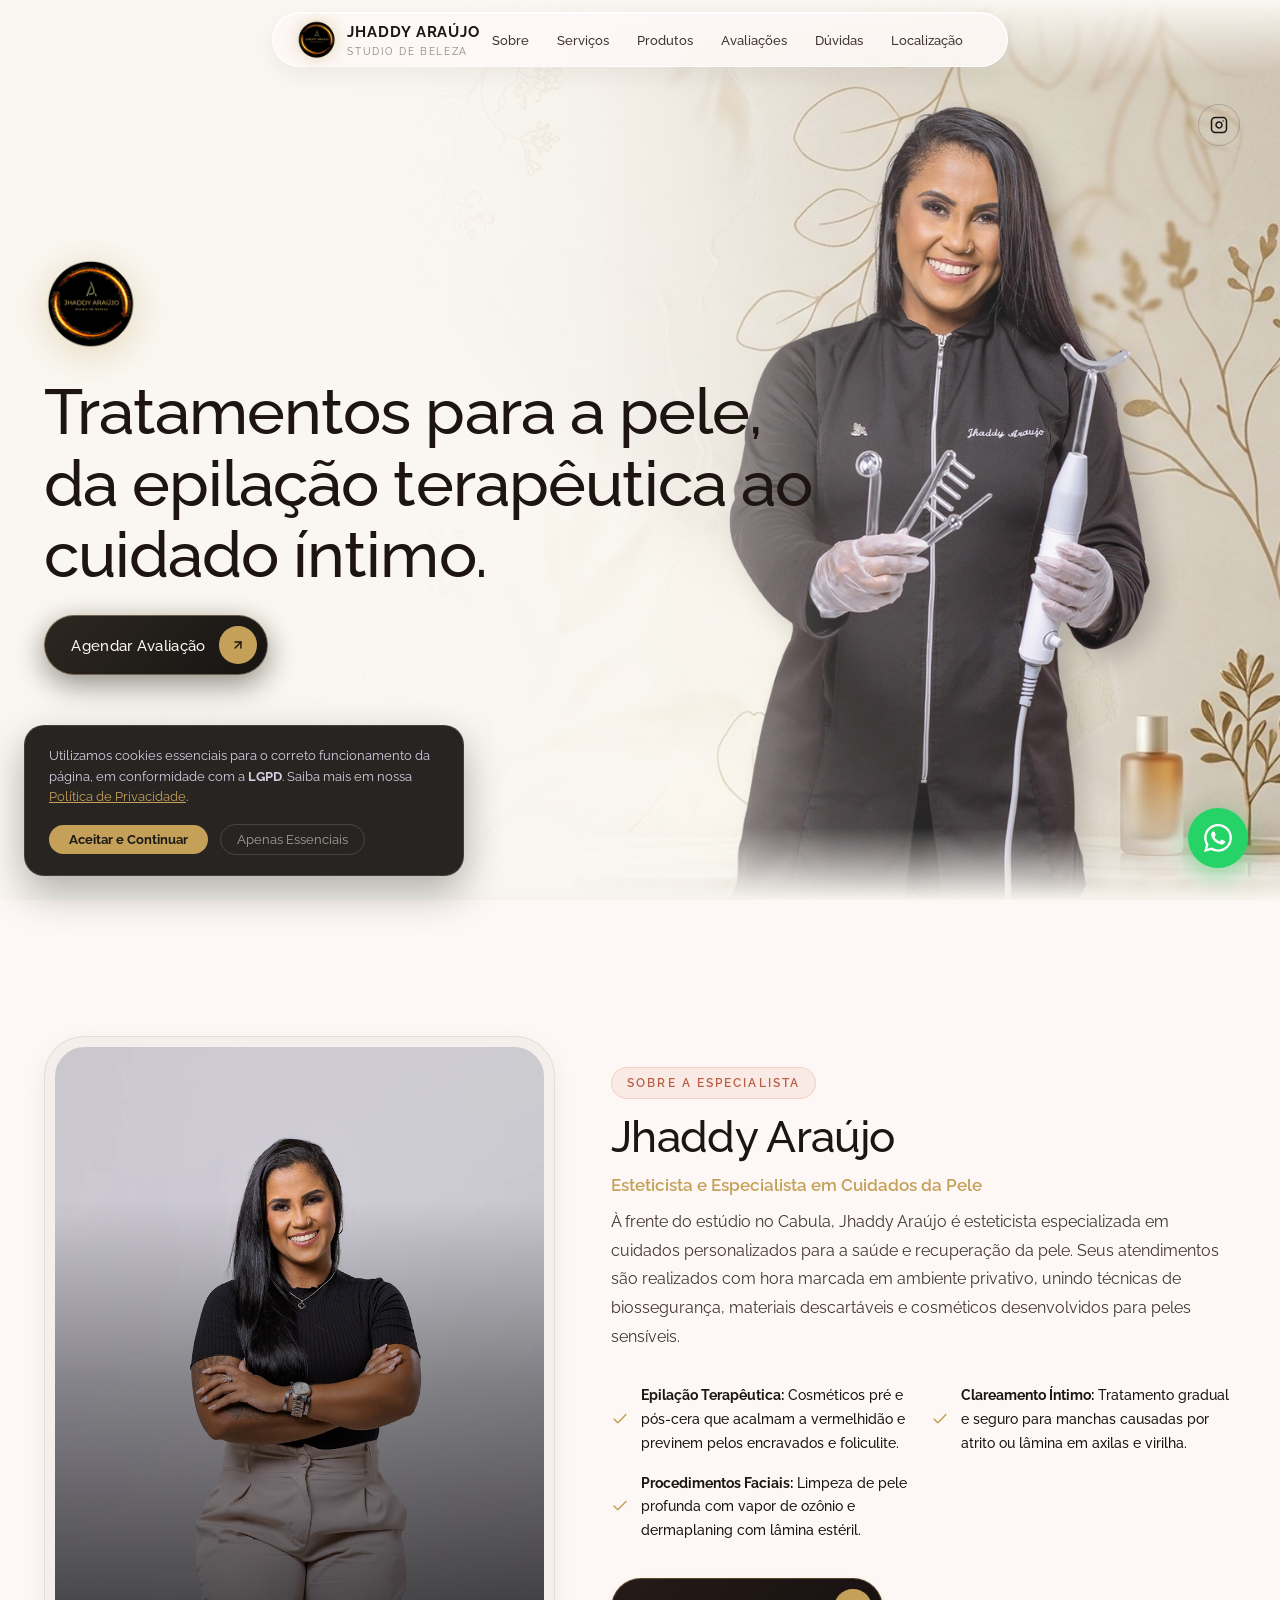
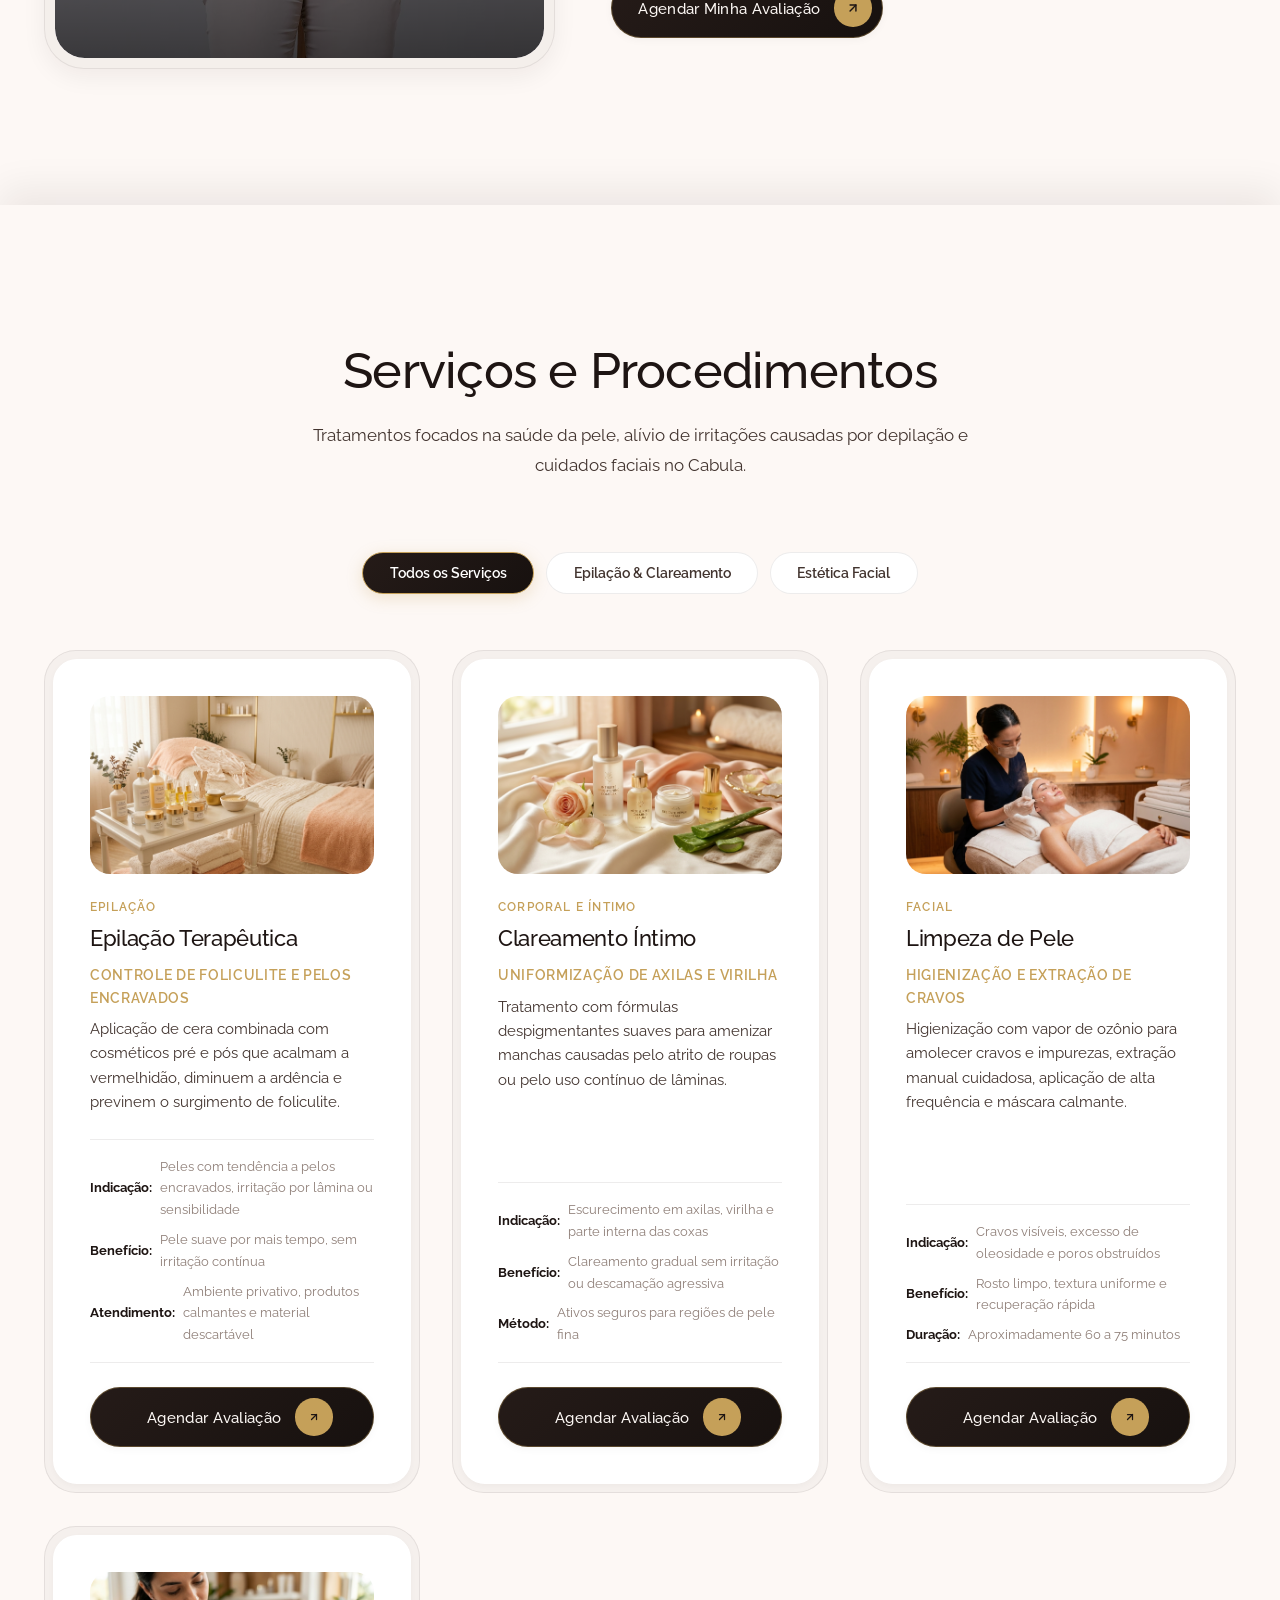
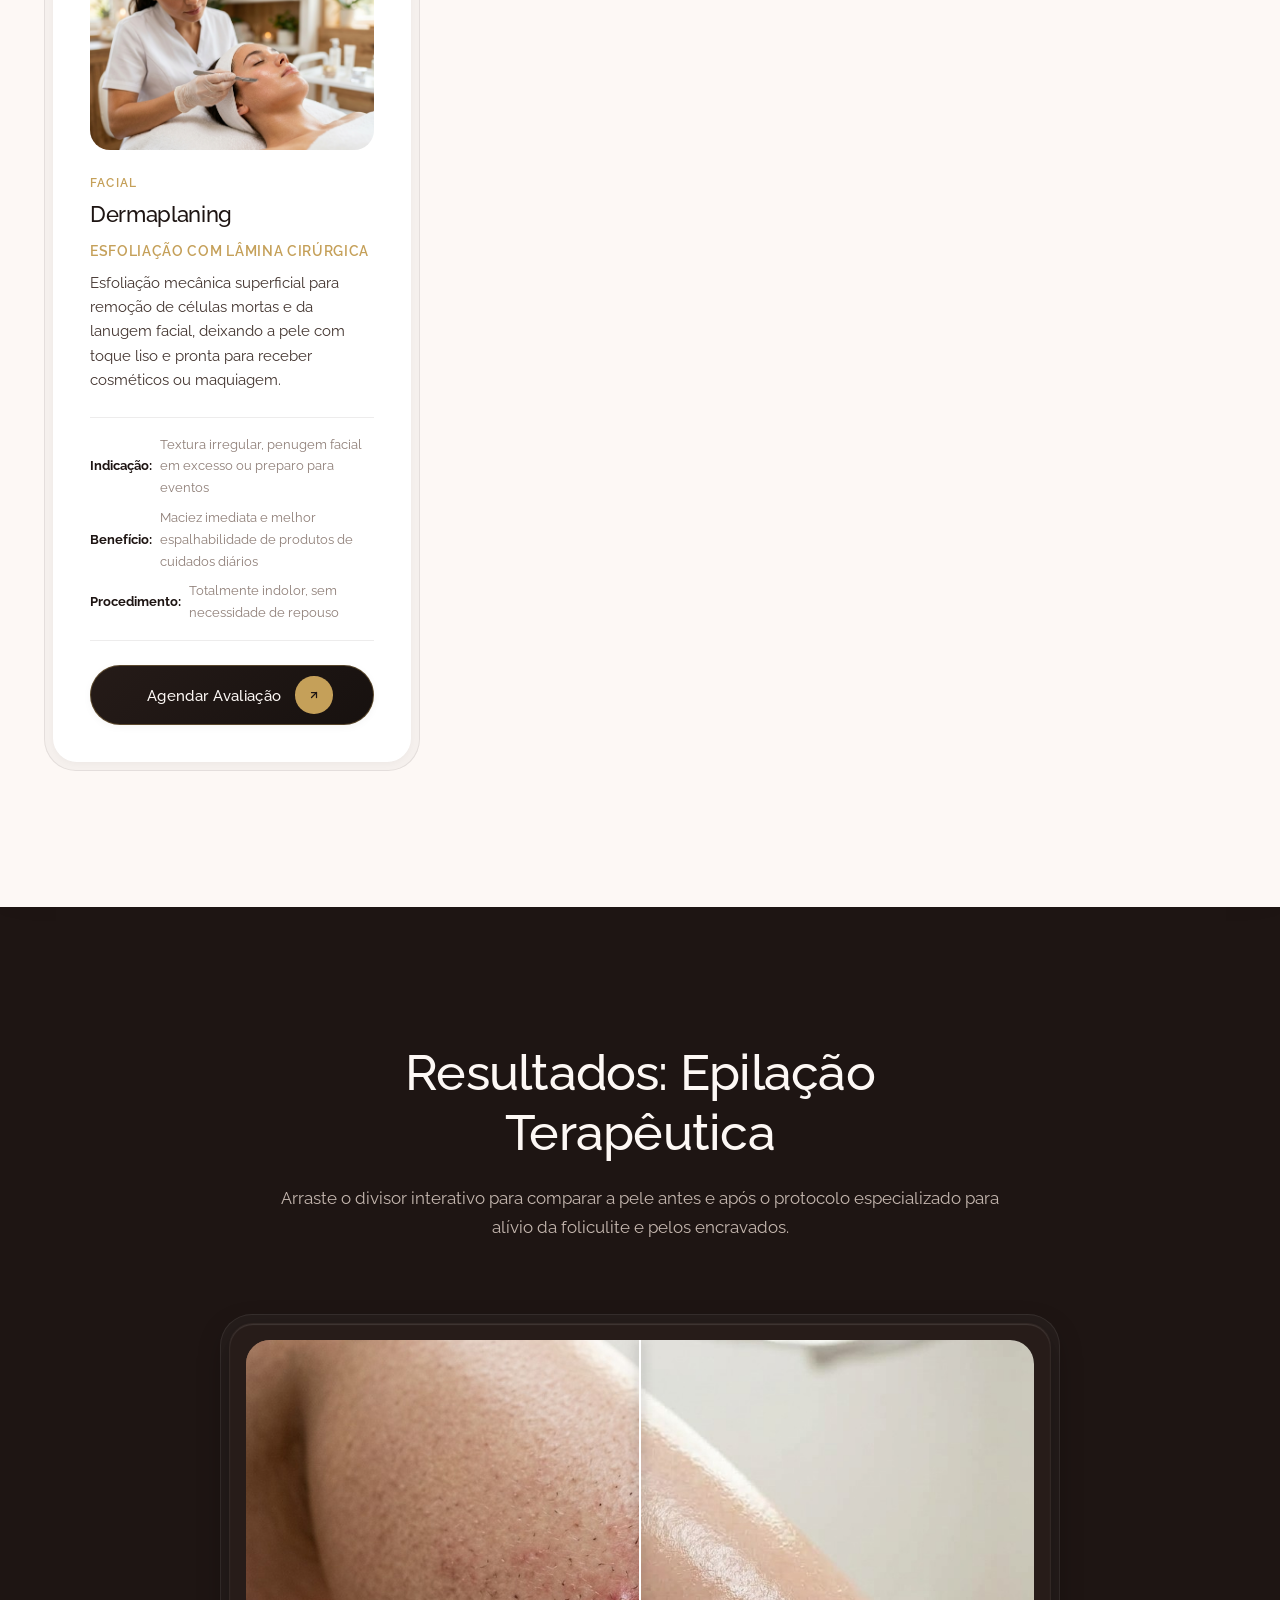
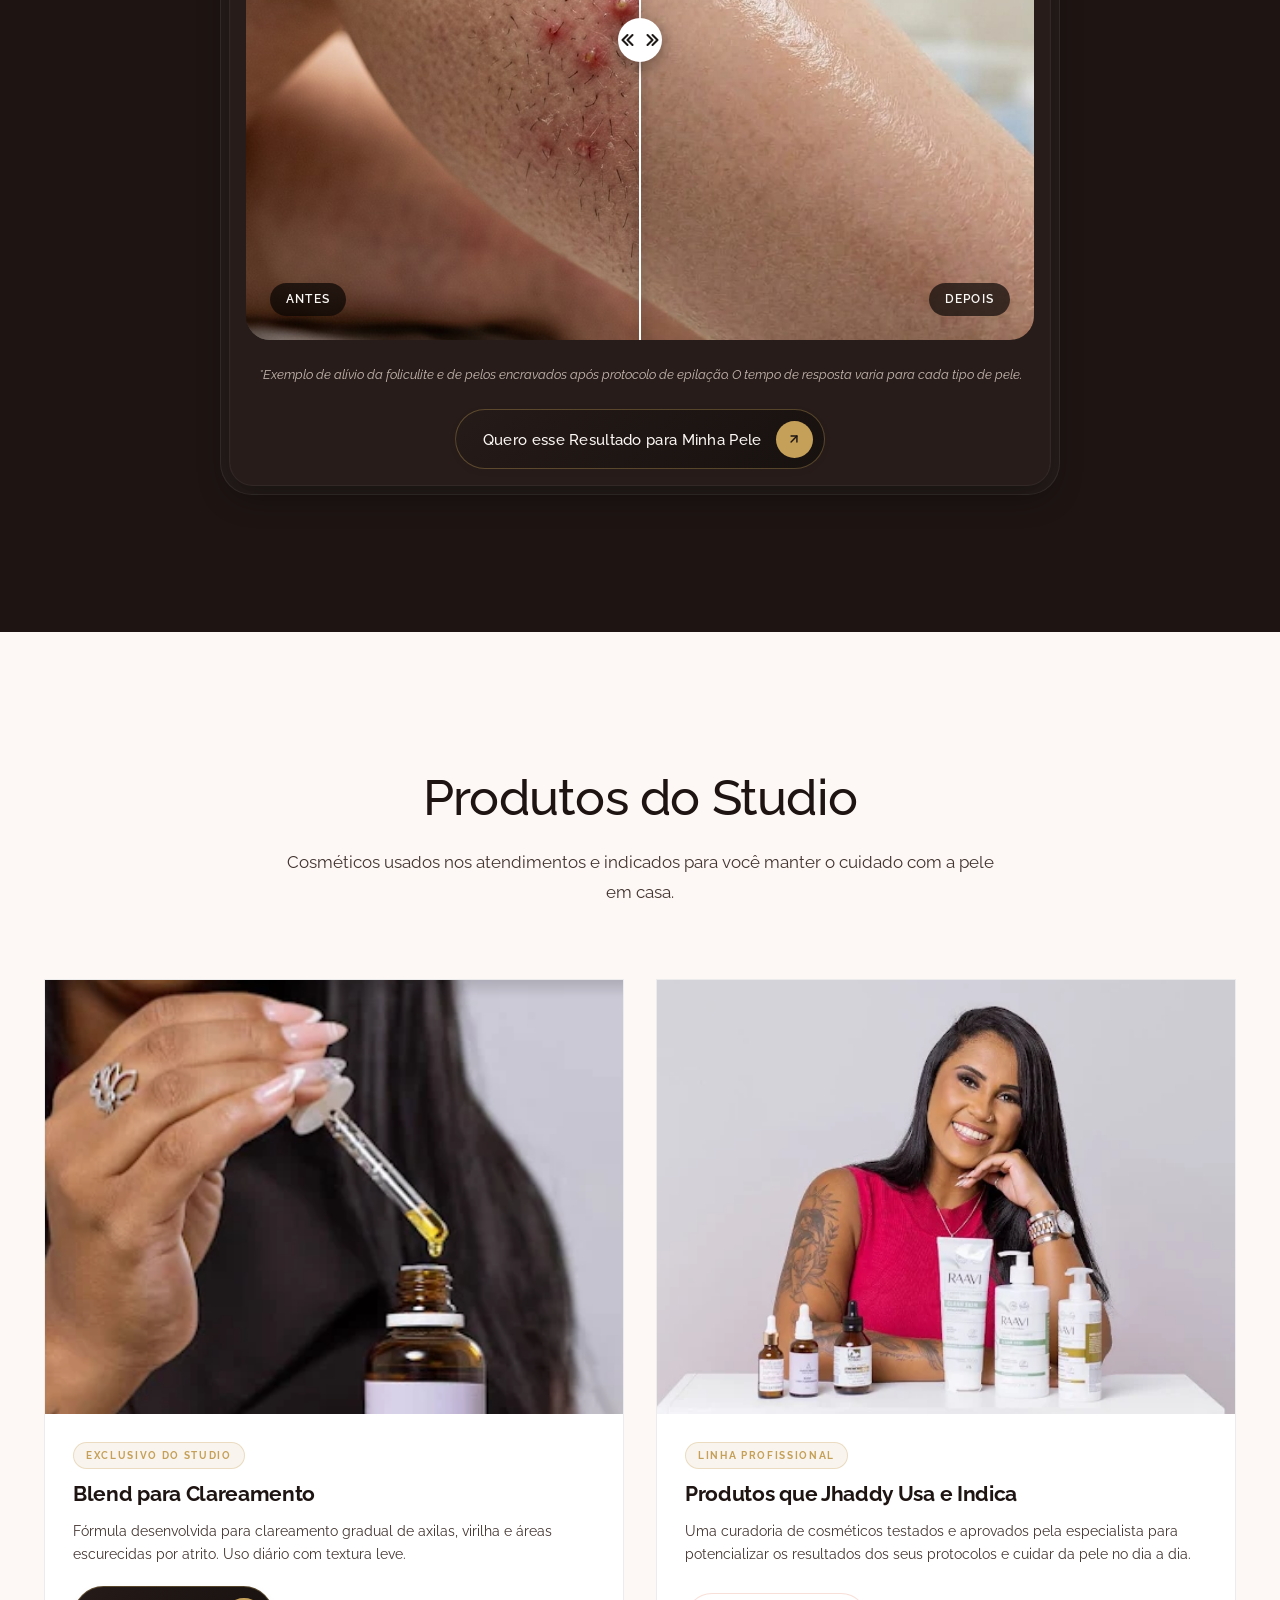
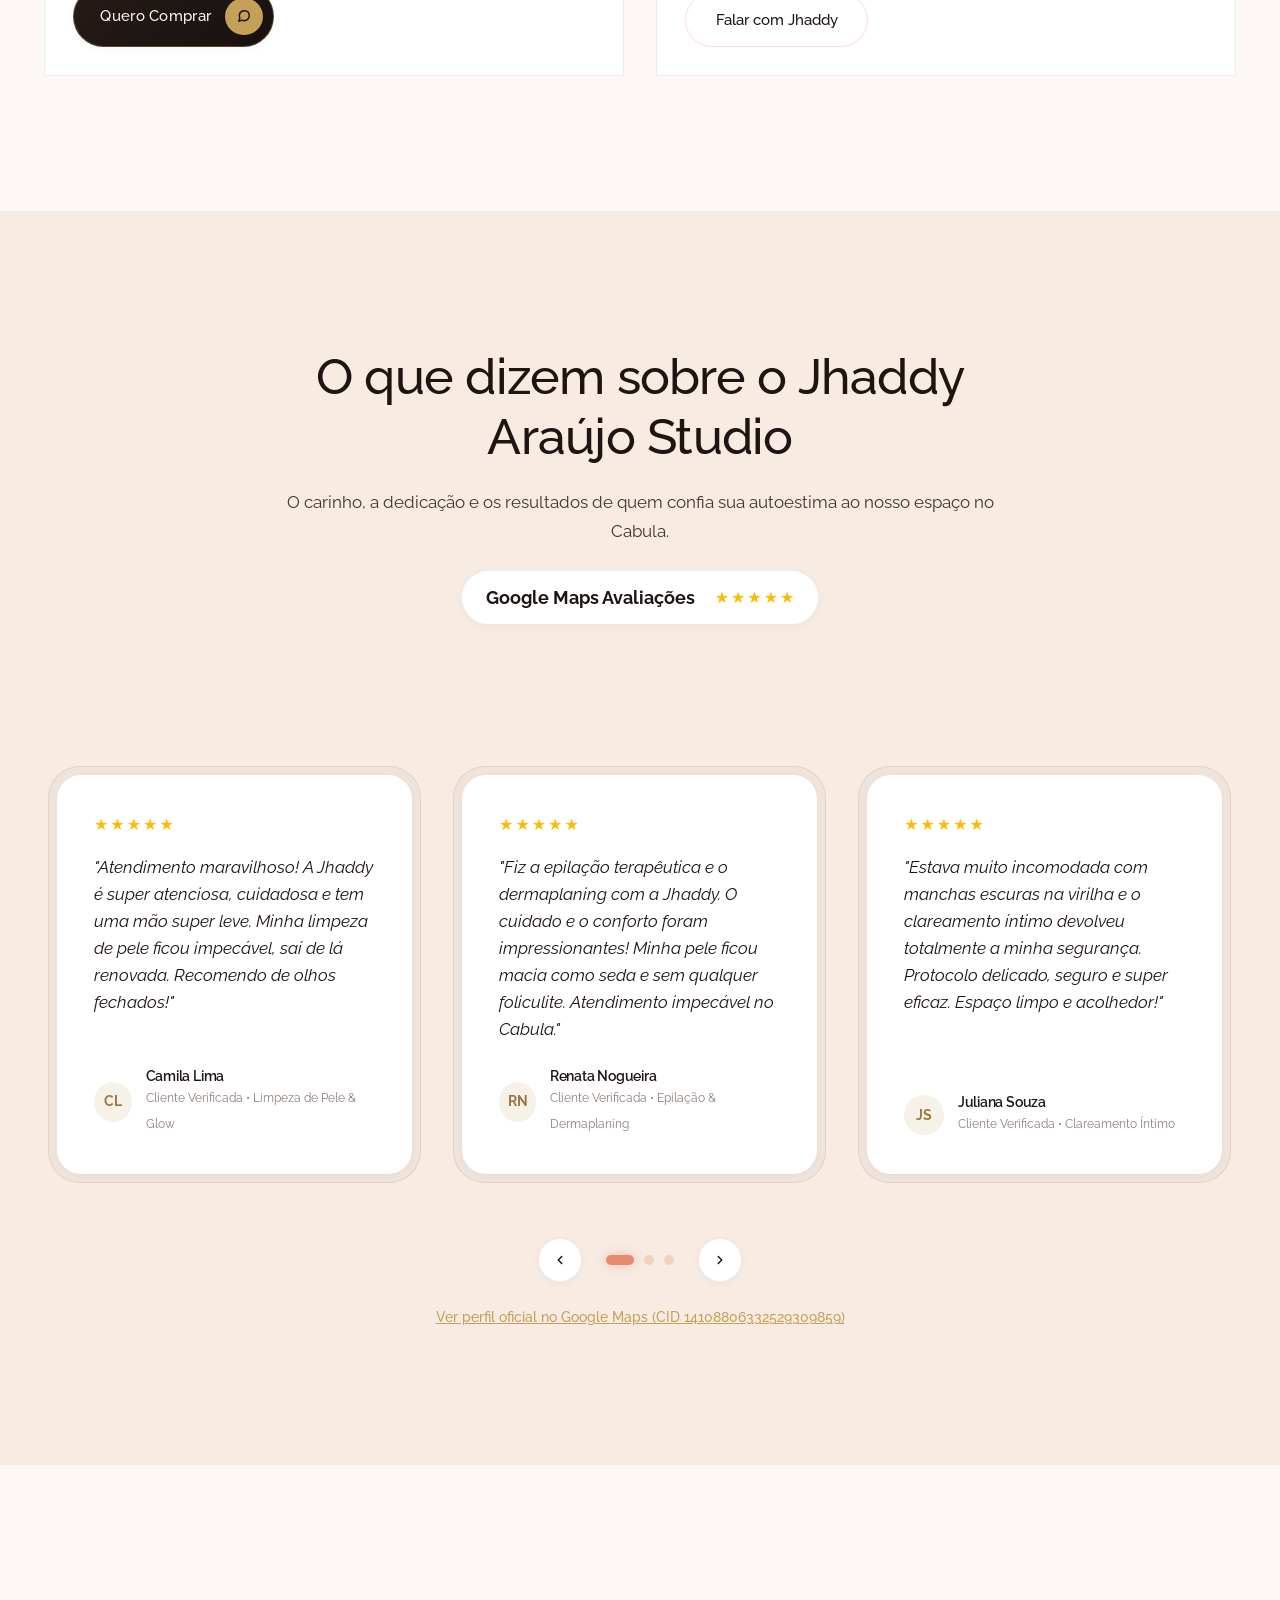
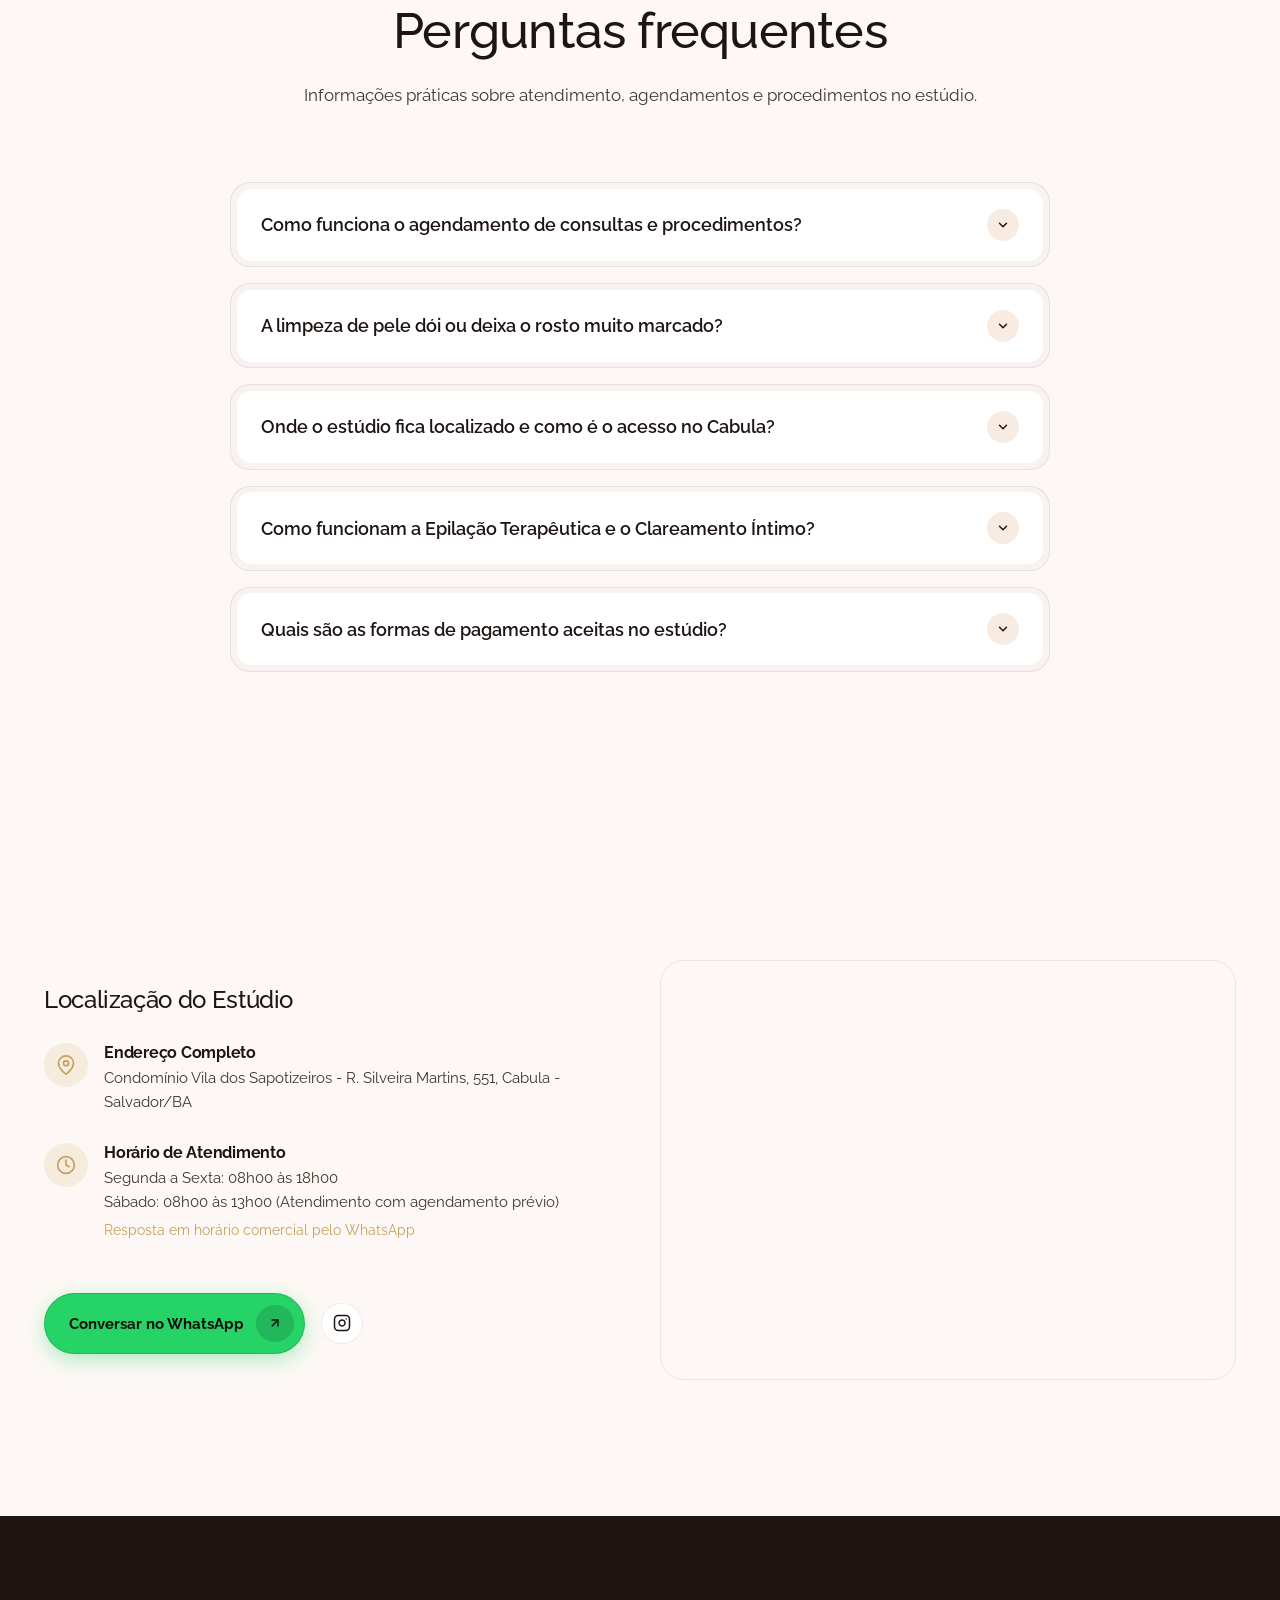
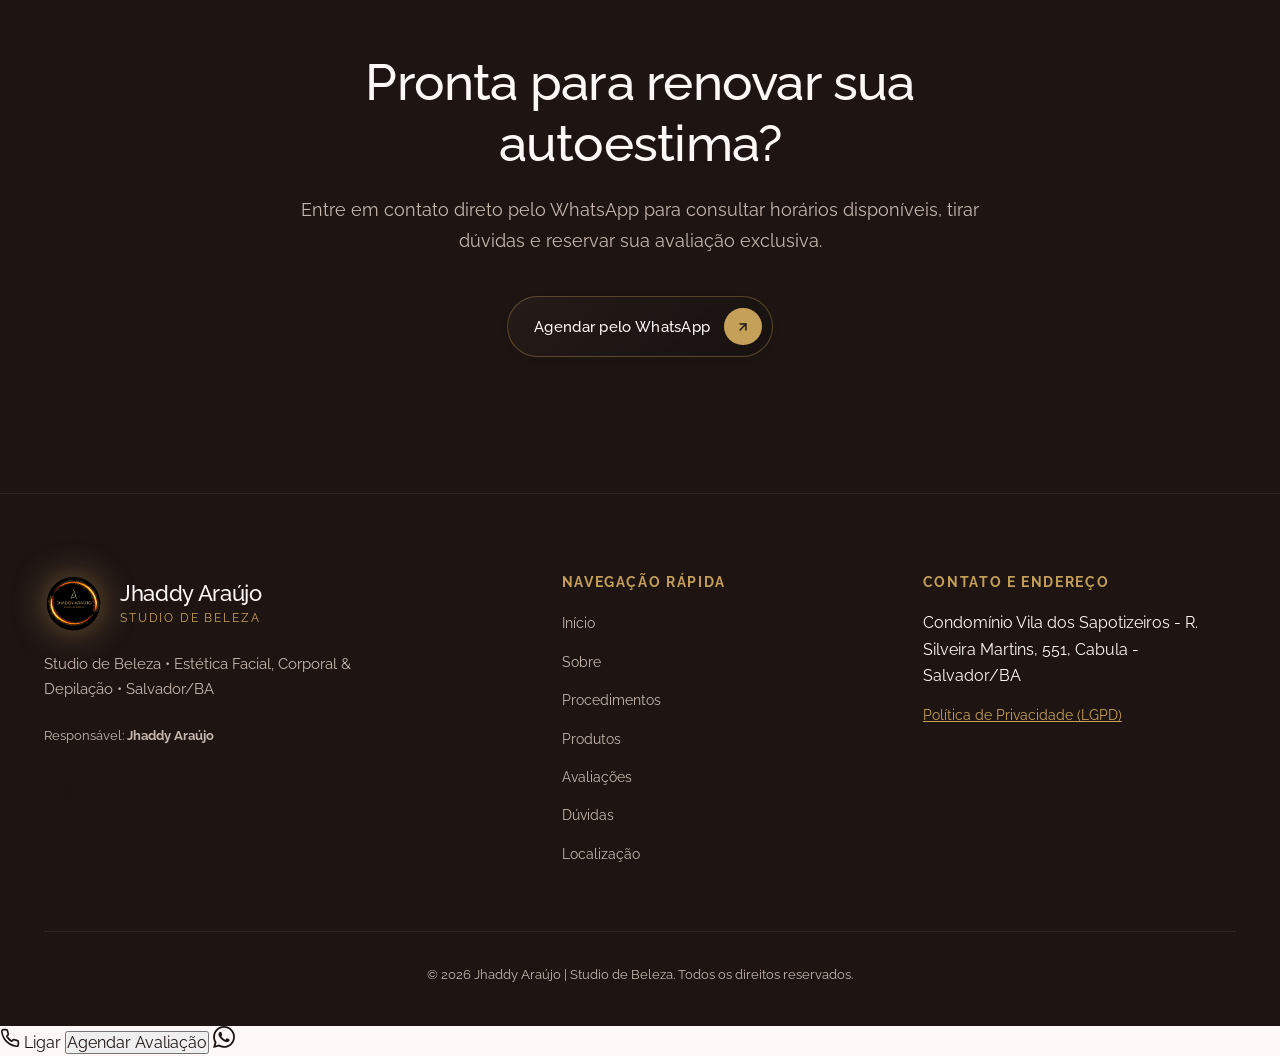
<file: index.html>
<!DOCTYPE html>
<html lang="pt-BR">

<head>
  <meta charset="UTF-8">
  <meta name="viewport" content="width=device-width, initial-scale=1.0, viewport-fit=cover">
  <title>Jhaddy Araújo Studio | Epilação Terapêutica, Clareamento Íntimo, Limpeza de Pele & Dermaplaning</title>

  <!-- Meta SEO Essencial -->
  <meta name="description"
    content="Jhaddy Araújo Studio no Condomínio Vila dos Sapotizeiros, Cabula em Salvador/BA. Especialista em Epilação Terapêutica, Clareamento Íntimo, Limpeza de Pele e Dermaplaning. Agende seu horário.">
  <meta name="keywords"
    content="Jhaddy Araújo Studio, epilação terapêutica salvador, clareamento íntimo cabula, limpeza de pele cabula, dermaplaning salvador, estética cabula">
  <link rel="canonical" href="https://jhaddyaraujostudio.com.br/">

  <!-- Open Graph / Redes Sociais -->
  <meta property="og:locale" content="pt_BR">
  <meta property="og:type" content="website">
  <meta property="og:title" content="Jhaddy Araújo Studio | Estética & Bem-Estar • Salvador/BA">
  <meta property="og:description"
    content="Realce sua beleza natural com protocolos exclusivos, atendimento acolhedor e técnicas modernas no Cabula, Salvador/BA.">
  <meta property="og:image" content="assets/images/og-image.jpg">
  <meta property="og:url" content="https://jhaddyaraujostudio.com.br/">
  <meta property="og:site_name" content="Jhaddy Araújo Studio">

  <!-- Twitter Cards -->
  <meta name="twitter:card" content="summary_large_image">
  <meta name="twitter:title" content="Jhaddy Araújo Studio | Estética & Bem-Estar">
  <meta name="twitter:description"
    content="Realce sua beleza natural no Cabula, Salvador/BA. Agendamento exclusivo pelo WhatsApp.">
  <meta name="twitter:image" content="assets/images/og-image.jpg">

  <!-- Favicon & Suporte iOS Safari Web App -->
  <link rel="icon" type="image/png" href="assets/images/favicon.png?v=2.0">
  <link rel="apple-touch-icon" sizes="180x180" href="assets/images/logo-icon.png?v=2.0">
  <meta name="apple-mobile-web-app-capable" content="yes">
  <meta name="apple-mobile-web-app-status-bar-style" content="default">
  <meta name="apple-mobile-web-app-title" content="Jhaddy Araújo">
  <meta name="theme-color" content="#140E0C">
  <meta name="format-detection" content="telephone=no">

  <!-- Google Fonts - Raleway -->
  <link rel="preconnect" href="https://fonts.googleapis.com">
  <link rel="preconnect" href="https://fonts.gstatic.com" crossorigin>
  <link href="https://fonts.googleapis.com/css2?family=Raleway:ital,wght@0,300;0,400;0,500;0,600;0,700;0,800;1,400;1,600&display=swap" rel="stylesheet">

  <!-- Estilos do Projeto com Cache Buster -->
  <link rel="stylesheet" href="styles.css?v=10.0">
  <style>
    /* HERO MOBILE CINEMATOGRÁFICA MULTI-DEVICE (iOS + Android + Tablets) */
    @media (max-width: 991px) {
      .nav-header {
        transition: transform 0.35s cubic-bezier(0.16, 1, 0.3, 1), opacity 0.3s ease !important;
      }
      .nav-header:not(.is-scrolled) {
        transform: translateY(-130%) !important;
        opacity: 0 !important;
        pointer-events: none !important;
      }
      .nav-header.is-scrolled {
        transform: translateY(0) !important;
        opacity: 1 !important;
        pointer-events: auto !important;
      }

      .hero-section {
        min-height: 100vh !important;
        min-height: 100svh !important;
        min-height: 100dvh !important;
        display: flex !important;
        flex-direction: column !important;
        justify-content: flex-end !important;
        padding-top: calc(45px + env(safe-area-inset-top, 0px)) !important;
        padding-bottom: calc(90px + env(safe-area-inset-bottom, 0px)) !important;
        position: relative !important;
        background-color: #000000 !important;
        background-image: url('assets/images/JHADDY-MOBILE.png?v=1.0') !important;
        background-position: center top !important;
        background-size: cover !important;
        background-repeat: no-repeat !important;
        background-attachment: scroll !important; /* Previne bug de zoom do iOS Safari */
        overflow: hidden !important;
        -webkit-overflow-scrolling: touch !important;
      }

      .hero-section::before,
      .hero-section::after {
        content: none !important;
        display: none !important;
        background: none !important;
      }

      .hero-mobile-gradient {
        display: none !important;
      }

      .hero-top-social,
      .hero-desktop-specialist-side {
        display: none !important;
      }

      /* Oculta moldura separada pois a imagem já ocupa o fundo inteiro */
      .hero-mobile-media {
        display: none !important;
      }

      .hero-section>.container {
        width: 100% !important;
        padding: 0 max(20px, env(safe-area-inset-left, 20px)) !important;
        padding-right: max(20px, env(safe-area-inset-right, 20px)) !important;
        margin-top: auto !important;
        z-index: 5 !important;
      }

      .hero-grid {
        display: flex !important;
        flex-direction: column !important;
        justify-content: flex-end !important;
        width: 100% !important;
        max-width: 100% !important;
        margin: 0 !important;
      }

      /* Bloco de Conteúdo: Ancorado do meio para baixo */
      .hero-copy {
        position: relative !important;
        z-index: 5 !important;
        text-align: left !important;
        width: 100% !important;
        max-width: 540px !important; /* Mantém leitura proporcional em iPads/Tablets */
        padding: 0 !important;
      }

      .hero-brand-header {
        display: none !important;
      }

      .hero-eyebrow {
        display: inline-block !important;
        font-size: 12px !important;
        font-weight: 700 !important;
        letter-spacing: 0.16em !important;
        text-transform: uppercase !important;
        color: #E2C493 !important;
        margin-bottom: 8px !important;
        text-shadow: 0 1px 8px rgba(0, 0, 0, 0.6) !important;
      }

      .hero-copy h1 {
        font-family: var(--font-serif) !important;
        font-size: clamp(24px, 6vw, 32px) !important;
        line-height: 1.16 !important;
        color: #FAF7F2 !important;
        margin-bottom: 16px !important;
        text-shadow: 0 2px 14px rgba(0, 0, 0, 0.65) !important;
      }

      .hero-copy h1 em {
        color: #E2C493 !important;
        font-style: italic !important;
        font-weight: 400 !important;
      }

      /* Oculta descrição no mobile e tablet para manter foco limpo e direto */
      .hero-description {
        display: none !important;
      }

      .hero-cta-group {
        width: 100% !important;
        display: flex !important;
        justify-content: flex-start !important;
      }

      .hero-cta-group .btn-primary {
        width: 100% !important;
        max-width: 100% !important;
        justify-content: space-between !important;
        padding: 13px 18px 13px 24px !important;
        font-size: 15px !important;
        background: linear-gradient(135deg, #C5A059 0%, #9C7844 100%) !important;
        color: #1A120F !important;
        font-weight: 700 !important;
        border: 1px solid rgba(255, 255, 255, 0.35) !important;
        box-shadow: 0 10px 28px rgba(0, 0, 0, 0.5), 0 0 20px rgba(197, 160, 89, 0.35) !important;
        -webkit-tap-highlight-color: transparent !important;
      }

      .hero-cta-group .btn-trailing-icon {
        background: #1A120F !important;
        color: #FAF7F2 !important;
      }
    }

    /* MODO PAISAGEM / TELAS HORIZONTAIS OU CURTAS (Celular deitado, altura <= 580px) */
    @media (max-width: 991px) and (orientation: landscape), (max-height: 580px) and (orientation: landscape) {
      .hero-section {
        min-height: 100vh !important;
        min-height: 100svh !important;
        min-height: 100dvh !important;
        display: flex !important;
        flex-direction: column !important;
        justify-content: center !important;
        padding-top: calc(52px + env(safe-area-inset-top, 0px)) !important;
        padding-bottom: calc(20px + env(safe-area-inset-bottom, 0px)) !important;
        background-color: #140E0C !important;
        background-image: 
          linear-gradient(to right, rgba(20, 14, 12, 0.97) 0%, rgba(20, 14, 12, 0.85) 42%, rgba(20, 14, 12, 0.2) 68%, transparent 100%),
          url('assets/images/jhaddy-clean-hero.jpg?v=2.0') !important;
        background-position: right center !important;
        background-size: cover !important;
        background-repeat: no-repeat !important;
      }

      .hero-section>.container {
        margin: auto 0 !important;
        padding: 0 max(24px, env(safe-area-inset-left, 24px)) !important;
      }

      .hero-grid {
        justify-content: center !important;
      }

      .hero-copy {
        max-width: 52% !important;
      }

      .hero-eyebrow {
        font-size: 10.5px !important;
        margin-bottom: 4px !important;
      }

      .hero-copy h1 {
        font-size: clamp(18px, 3.8vw, 24px) !important;
        line-height: 1.15 !important;
        margin-bottom: 12px !important;
      }

      .hero-cta-group .btn-primary {
        max-width: 320px !important;
        padding: 10px 16px 10px 20px !important;
        font-size: 13.5px !important;
      }
    }

    /* Celulares menores em modo retrato (iPhone SE, telas com altura <= 720px) */
    @media (max-width: 480px) and (orientation: portrait) and (max-height: 720px) {
      .hero-section {
        padding-bottom: calc(75px + env(safe-area-inset-bottom, 0px)) !important;
      }

      .hero-copy h1 {
        font-size: clamp(21px, 5.6vw, 25px) !important;
        margin-bottom: 12px !important;
      }

      .hero-eyebrow {
        font-size: 10.5px !important;
        margin-bottom: 4px !important;
      }

      .hero-cta-group .btn-primary {
        padding: 11px 16px 11px 20px !important;
        font-size: 13.5px !important;
      }
    }
  </style>

  <!-- Schema Markup JSON-LD (BeautySalon & LocalBusiness) -->
  <script type="application/ld+json">
  {
    "@context": "https://schema.org",
    "@type": ["BeautySalon", "LocalBusiness"],
    "name": "Jhaddy Araújo Studio",
    "image": "https://jhaddyaraujostudio.com.br/assets/images/specialist.jpg",
    "description": "Jhaddy Araújo Studio - Estética Facial, Corporal e Realce do Olhar no Cabula, Salvador/BA. Condomínio Vila dos Sapotizeiros, R. Silveira Martins, 551.",
    "priceRange": "$$",
    "hasMap": "https://maps.google.com/?cid=14108806332529309859",
    "address": {
      "@type": "PostalAddress",
      "streetAddress": "R. Silveira Martins, 551 - Condomínio Vila dos Sapotizeiros",
      "addressLocality": "Salvador",
      "addressRegion": "BA",
      "postalCode": "41150-000",
      "addressCountry": "BR"
    },
    "geo": {
      "@type": "GeoCoordinates",
      "latitude": -12.959744,
      "longitude": -38.456525
    },
    "openingHoursSpecification": [
      {
        "@type": "OpeningHoursSpecification",
        "dayOfWeek": ["Monday", "Tuesday", "Wednesday", "Thursday", "Friday"],
        "opens": "08:00",
        "closes": "18:00"
      },
      {
        "@type": "OpeningHoursSpecification",
        "dayOfWeek": ["Saturday"],
        "opens": "08:00",
        "closes": "13:00"
      }
    ]
  }
  </script>
</head>

<body>

  <!-- ========================================================================
       FLUID ISLAND NAVIGATION
       ======================================================================== -->
  <header class="nav-header">
    <div class="nav-island-container">
      <a href="#hero" class="nav-brand" aria-label="Jhaddy Araújo Studio - Início">
        <img src="assets/images/logo-icon.png?v=2.0" alt="Logo Jhaddy Araújo" width="38" height="38" class="brand-logo-img">
        <div class="brand-text">
          <span class="brand-name">JHADDY ARAÚJO</span>
          <span class="brand-tag">Studio de Beleza</span>
        </div>
      </a>

      <nav aria-label="Navegação Principal">
        <ul class="nav-menu-links">
          <li><a href="#especialista" class="nav-link">Sobre</a></li>
          <li><a href="#tratamentos" class="nav-link">Serviços</a></li>
          <li><a href="#produtos" class="nav-link">Produtos</a></li>
          <li><a href="#depoimentos" class="nav-link">Avaliações</a></li>
          <li><a href="#faq" class="nav-link">Dúvidas</a></li>
          <li><a href="#contato" class="nav-link">Localização</a></li>
        </ul>
      </nav>

      <div class="nav-actions">
        <button class="nav-hamburger" id="navHamburger" aria-label="Abrir Menu Mobile">
          <span></span>
          <span></span>
        </button>
      </div>
    </div>
  </header>

  <!-- Mobile Screen-Filling Overlay -->
  <div class="mobile-nav-overlay" id="mobileNavOverlay">
    <div style="text-align: center; margin-bottom: 2rem;">
      <img src="assets/images/logo-icon.png?v=2.0" alt="Jhaddy Araújo Studio de Beleza" width="76" height="76"
        style="border-radius: 50%; filter: drop-shadow(0 0 20px rgba(197, 160, 89, 0.65));">
      <div
        style="font-family: var(--font-serif); font-size: 1.25rem; font-weight: 700; color: #FAF7F2; margin-top: 0.5rem; letter-spacing: 0.05em;">
        JHADDY ARAÚJO</div>
      <div style="font-size: 0.72rem; letter-spacing: 0.16em; text-transform: uppercase; color: var(--color-gold);">
        Studio de Beleza</div>
    </div>
    <ul class="mobile-nav-list">
      <li><a href="#especialista" class="mobile-nav-link">Sobre o Estúdio</a></li>
      <li><a href="#tratamentos" class="mobile-nav-link">Procedimentos</a></li>
      <li><a href="#produtos" class="mobile-nav-link">Produtos</a></li>
      <li><a href="#depoimentos" class="mobile-nav-link">Avaliações de Clientes</a></li>
      <li><a href="#faq" class="mobile-nav-link">Dúvidas Frequentes</a></li>
      <li><a href="#contato" class="mobile-nav-link">Localização &amp; Contato</a></li>
    </ul>

    <div class="social-links-row" style="margin-top: 2rem;">
      <a href="https://www.instagram.com/jhaddy_araujostudioo/" class="social-icon-btn" data-social="instagram"
        aria-label="Instagram do estúdio" target="_blank" rel="noopener noreferrer">
        <svg width="18" height="18" viewBox="0 0 24 24" fill="none" stroke="currentColor" stroke-width="2"
          stroke-linecap="round" stroke-linejoin="round">
          <rect x="2" y="2" width="20" height="20" rx="5" ry="5"></rect>
          <path d="M16 11.37A4 4 0 1 1 12.63 8 4 4 0 0 1 16 11.37z"></path>
          <line x1="17.5" y1="6.5" x2="17.51" y2="6.5"></line>
        </svg>
      </a>
      <a href="https://wa.me/5571987870244" class="social-icon-btn" data-action="open-whatsapp"
        aria-label="WhatsApp do estúdio" target="_blank" rel="noopener noreferrer">
        <svg width="18" height="18" viewBox="0 0 24 24" fill="none" stroke="currentColor" stroke-width="2"
          stroke-linecap="round" stroke-linejoin="round">
          <path
            d="M21 11.5a8.38 8.38 0 0 1-.9 3.8 8.5 8.5 0 0 1-7.6 4.7 8.38 8.38 0 0 1-3.8-.9L3 21l1.9-5.7a8.38 8.38 0 0 1-.9-3.8 8.5 8.5 0 0 1 4.7-7.6 8.38 8.38 0 0 1 3.8-.9h.5a8.48 8.48 0 0 1 8 8v.5z">
          </path>
        </svg>
      </a>
    </div>
  </div>

  <main>
    <!-- ======================================================================
         HERO SECTION (EDITORIAL SPLIT & HIGH CONVERSION)
         ====================================================================== -->
    <section class="hero-section" id="hero">
      <!-- Gradiente escuro mobile: sobe da base da foto hero -->
      <div class="hero-mobile-gradient" style="display:none;"></div>
      <div class="hero-top-social reveal-on-scroll">
        <a href="https://www.instagram.com/jhaddy_araujostudioo/" class="social-icon-btn" data-social="instagram"
          aria-label="Instagram Jhaddy Araújo Studio" target="_blank" rel="noopener noreferrer">
          <svg width="18" height="18" viewBox="0 0 24 24" fill="none" stroke="currentColor" stroke-width="2"
            stroke-linecap="round" stroke-linejoin="round">
            <rect x="2" y="2" width="20" height="20" rx="5" ry="5"></rect>
            <path d="M16 11.37A4 4 0 1 1 12.63 8 4 4 0 0 1 16 11.37z"></path>
            <line x1="17.5" y1="6.5" x2="17.51" y2="6.5"></line>
          </svg>
        </a>
      </div>

      <div class="container">
        <div class="hero-grid">

          <!-- Imagem Visível da Especialista no Topo (Mobile: Sangrada ponta a ponta) -->
          <div class="hero-mobile-media reveal-on-scroll">
            <div class="hero-mobile-image-frame">
              <img src="assets/images/JHADDY-MOBILE.png" alt="Jhaddy Araújo - Estética e Epilação em Salvador"
                width="1080" height="1920" class="hero-mobile-photo" loading="eager" fetchpriority="high">
              <div class="hero-mobile-overlay-fade"></div>
              <div class="hero-mobile-badge">
                <span class="hero-badge-name">Jhaddy Araújo</span>
                <span class="hero-badge-crbm">Especialista em Epilação &amp; Estética</span>
              </div>
            </div>
          </div>

          <div class="hero-copy reveal-on-scroll">
            <!-- Logo Oficial da Marca (Desktop) -->
            <div class="hero-brand-header">
              <img src="assets/images/logo-icon.png?v=2.0" alt="Jhaddy Araújo - Studio de Beleza"
                class="hero-brand-logo-full" style="max-height: 95px; width: auto; border-radius: 50%; filter: drop-shadow(0 6px 20px rgba(197, 160, 89, 0.4));">
            </div>

            <h1>Tratamentos para a pele, da epilação terapêutica ao cuidado íntimo.</h1>

            <div class="hero-cta-group">
              <button class="btn-primary" data-action="open-modal-booking">
                <span>Agendar Avaliação</span>
                <span class="btn-trailing-icon">
                  <svg width="14" height="14" viewBox="0 0 24 24" fill="none" stroke="currentColor" stroke-width="2.5"
                    stroke-linecap="round" stroke-linejoin="round">
                    <line x1="7" y1="17" x2="17" y2="7"></line>
                    <polyline points="7 7 17 7 17 17"></polyline>
                  </svg>
                </span>
              </button>
            </div>
          </div>

        </div>
      </div>
    </section>

    <!-- ======================================================================
         ESPECIALISTA / AUTORIDADE TÉCNICA (SEGUNDA SEÇÃO)
         ====================================================================== -->
    <section class="section-spacing" id="especialista">
      <div class="container">
        <div class="specialist-grid">

          <div class="specialist-media reveal-on-scroll">
            <div class="specialist-image-outer">
              <div class="specialist-image-inner">
                <img src="assets/images/jhaddy-araujo.png"
                  alt="Jhaddy Araújo - Esteticista Especialista em Estética Facial, Corporal e Olhar" width="900"
                  height="1100" loading="lazy"
                  style="width: 100%; height: 100%; object-fit: cover; object-position: center 30%;">
              </div>
            </div>
          </div>

          <div class="specialist-content reveal-on-scroll">

            <span class="eyebrow-badge" style="margin-bottom: 0.75rem;">Sobre a Especialista</span>
            <h2 class="specialist-name" data-config="specialistName">Jhaddy Araújo</h2>
            <div class="specialist-title" data-config="specialistTitle">Esteticista e Especialista em Cuidados da Pele</div>

            <p class="specialist-bio" data-config="specialistBio">
              À frente do estúdio no Cabula, Jhaddy Araújo é esteticista especializada em cuidados personalizados para a saúde e recuperação da pele. Seus atendimentos são realizados com hora marcada em ambiente privativo, unindo técnicas de biossegurança, materiais descartáveis e cosméticos desenvolvidos para peles sensíveis.
            </p>

            <ul class="credentials-list">
              <li class="credential-item">
                <svg width="18" height="18" viewBox="0 0 24 24" fill="none" stroke="currentColor" stroke-width="2"
                  stroke-linecap="round" stroke-linejoin="round">
                  <polyline points="20 6 9 17 4 12"></polyline>
                </svg>
                <span><strong>Epilação Terapêutica:</strong> Cosméticos pré e pós-cera que acalmam a vermelhidão e previnem pelos encravados e foliculite.</span>
              </li>
              <li class="credential-item">
                <svg width="18" height="18" viewBox="0 0 24 24" fill="none" stroke="currentColor" stroke-width="2"
                  stroke-linecap="round" stroke-linejoin="round">
                  <polyline points="20 6 9 17 4 12"></polyline>
                </svg>
                <span><strong>Clareamento Íntimo:</strong> Tratamento gradual e seguro para manchas causadas por atrito ou lâmina em axilas e virilha.</span>
              </li>
              <li class="credential-item">
                <svg width="18" height="18" viewBox="0 0 24 24" fill="none" stroke="currentColor" stroke-width="2"
                  stroke-linecap="round" stroke-linejoin="round">
                  <polyline points="20 6 9 17 4 12"></polyline>
                </svg>
                <span><strong>Procedimentos Faciais:</strong> Limpeza de pele profunda com vapor de ozônio e dermaplaning com lâmina estéril.</span>
              </li>
            </ul>

            <button class="btn-primary" data-action="open-modal-booking">
              <span>Agendar Minha Avaliação</span>
              <span class="btn-trailing-icon">
                <svg width="14" height="14" viewBox="0 0 24 24" fill="none" stroke="currentColor" stroke-width="2.5"
                  stroke-linecap="round" stroke-linejoin="round">
                  <line x1="7" y1="17" x2="17" y2="7"></line>
                  <polyline points="7 7 17 7 17 17"></polyline>
                </svg>
              </span>
            </button>
          </div>

        </div>
      </div>
    </section>


    <!-- ======================================================================
         SERVIÇOS E PROTOCOLOS (TERCEIRA SEÇÃO)
         ====================================================================== -->
    <section class="section-spacing" id="tratamentos">
      <div class="container">
        <div class="section-header reveal-on-scroll">
          <h2>Serviços e Procedimentos</h2>
          <p>Tratamentos focados na saúde da pele, alívio de irritações causadas por depilação e cuidados faciais no Cabula.</p>
        </div>

        <!-- Abas de Navegação -->
        <div class="treatments-tabs reveal-on-scroll">
          <button class="tab-btn is-active" data-category="all">Todos os Serviços</button>
          <button class="tab-btn" data-category="epilacao">Epilação & Clareamento</button>
          <button class="tab-btn" data-category="facial">Estética Facial</button>
        </div>

        <!-- Grid de Cards de Tratamentos (Apenas os 4 Principais Serviços Oficiais) -->
        <div class="treatments-grid">

          <!-- Card 1: Epilação Terapêutica -->
          <div class="bezel-card-outer treatment-card reveal-on-scroll" data-category="epilacao">
            <div class="bezel-card-inner">
              <div class="treatment-card-media">
                <img src="assets/images/epilacao-terapeutica.jpg"
                  alt="Epilação Terapêutica com cuidado e conforto para a pele no Cabula" width="600" height="375"
                  loading="lazy">
              </div>
              <span class="treatment-tag">Epilação</span>
              <h3 class="treatment-title">Epilação Terapêutica</h3>
              <div
                style="color: var(--color-gold); font-size: 0.85rem; font-weight: 600; text-transform: uppercase; letter-spacing: 0.05em; margin-bottom: 0.5rem;">
                Controle de Foliculite e Pelos Encravados</div>
              <p class="treatment-description">
                Aplicação de cera combinada com cosméticos pré e pós que acalmam a vermelhidão, diminuem a ardência e previnem o surgimento de foliculite.
              </p>
              <div class="treatment-specs">
                <span><strong>Indicação:</strong> Peles com tendência a pelos encravados, irritação por lâmina ou sensibilidade</span>
                <span><strong>Benefício:</strong> Pele suave por mais tempo, sem irritação contínua</span>
                <span><strong>Atendimento:</strong> Ambiente privativo, produtos calmantes e material descartável</span>
              </div>
              <button class="btn-primary" data-action="open-modal-booking">
                <span>Agendar Avaliação</span>
                <span class="btn-trailing-icon">
                  <svg width="12" height="12" viewBox="0 0 24 24" fill="none" stroke="currentColor" stroke-width="2.5"
                    stroke-linecap="round" stroke-linejoin="round">
                    <line x1="7" y1="17" x2="17" y2="7"></line>
                    <polyline points="7 7 17 7 17 17"></polyline>
                  </svg>
                </span>
              </button>
            </div>
          </div>

          <!-- Card 2: Clareamento Íntimo -->
          <div class="bezel-card-outer treatment-card reveal-on-scroll" data-category="epilacao">
            <div class="bezel-card-inner">
              <div class="treatment-card-media">
                <img src="assets/images/clareamento-intimo.jpg"
                  alt="Clareamento Íntimo para axilas e virilha com segurança dermatológica" width="600" height="375"
                  loading="lazy">
              </div>
              <span class="treatment-tag">Corporal e Íntimo</span>
              <h3 class="treatment-title">Clareamento Íntimo</h3>
              <div
                style="color: var(--color-gold); font-size: 0.85rem; font-weight: 600; text-transform: uppercase; letter-spacing: 0.05em; margin-bottom: 0.5rem;">
                Uniformização de Axilas e Virilha</div>
              <p class="treatment-description">
                Tratamento com fórmulas despigmentantes suaves para amenizar manchas causadas pelo atrito de roupas ou pelo uso contínuo de lâminas.
              </p>
              <div class="treatment-specs">
                <span><strong>Indicação:</strong> Escurecimento em axilas, virilha e parte interna das coxas</span>
                <span><strong>Benefício:</strong> Clareamento gradual sem irritação ou descamação agressiva</span>
                <span><strong>Método:</strong> Ativos seguros para regiões de pele fina</span>
              </div>
              <button class="btn-primary" data-action="open-modal-booking">
                <span>Agendar Avaliação</span>
                <span class="btn-trailing-icon">
                  <svg width="12" height="12" viewBox="0 0 24 24" fill="none" stroke="currentColor" stroke-width="2.5"
                    stroke-linecap="round" stroke-linejoin="round">
                    <line x1="7" y1="17" x2="17" y2="7"></line>
                    <polyline points="7 7 17 7 17 17"></polyline>
                  </svg>
                </span>
              </button>
            </div>
          </div>

          <!-- Card 3: Limpeza de Pele -->
          <div class="bezel-card-outer treatment-card reveal-on-scroll" data-category="facial">
            <div class="bezel-card-inner">
              <div class="treatment-card-media">
                <img src="assets/images/limpeza-de-pele.jpg"
                  alt="Limpeza de pele profunda profissional com vapor de ozônio e máscara" width="600" height="375"
                  loading="lazy">
              </div>
              <span class="treatment-tag">Facial</span>
              <h3 class="treatment-title">Limpeza de Pele</h3>
              <div
                style="color: var(--color-gold); font-size: 0.85rem; font-weight: 600; text-transform: uppercase; letter-spacing: 0.05em; margin-bottom: 0.5rem;">
                Higienização e Extração de Cravos</div>
              <p class="treatment-description">
                Higienização com vapor de ozônio para amolecer cravos e impurezas, extração manual cuidadosa, aplicação de alta frequência e máscara calmante.
              </p>
              <div class="treatment-specs">
                <span><strong>Indicação:</strong> Cravos visíveis, excesso de oleosidade e poros obstruídos</span>
                <span><strong>Benefício:</strong> Rosto limpo, textura uniforme e recuperação rápida</span>
                <span><strong>Duração:</strong> Aproximadamente 60 a 75 minutos</span>
              </div>
              <button class="btn-primary" data-action="open-modal-booking">
                <span>Agendar Avaliação</span>
                <span class="btn-trailing-icon">
                  <svg width="12" height="12" viewBox="0 0 24 24" fill="none" stroke="currentColor" stroke-width="2.5"
                    stroke-linecap="round" stroke-linejoin="round">
                    <line x1="7" y1="17" x2="17" y2="7"></line>
                    <polyline points="7 7 17 7 17 17"></polyline>
                  </svg>
                </span>
              </button>
            </div>
          </div>

          <!-- Card 4: Dermaplaning -->
          <div class="bezel-card-outer treatment-card reveal-on-scroll" data-category="facial">
            <div class="bezel-card-inner">
              <div class="treatment-card-media">
                <img src="assets/images/dermaplaning.jpg"
                  alt="Dermaplaning facial para remoção de lanugem e maciez imediata" width="600" height="375"
                  loading="lazy">
              </div>
              <span class="treatment-tag">Facial</span>
              <h3 class="treatment-title">Dermaplaning</h3>
              <div
                style="color: var(--color-gold); font-size: 0.85rem; font-weight: 600; text-transform: uppercase; letter-spacing: 0.05em; margin-bottom: 0.5rem;">
                Esfoliação com Lâmina Cirúrgica</div>
              <p class="treatment-description">
                Esfoliação mecânica superficial para remoção de células mortas e da lanugem facial, deixando a pele com toque liso e pronta para receber cosméticos ou maquiagem.
              </p>
              <div class="treatment-specs">
                <span><strong>Indicação:</strong> Textura irregular, penugem facial em excesso ou preparo para eventos</span>
                <span><strong>Benefício:</strong> Maciez imediata e melhor espalhabilidade de produtos de cuidados diários</span>
                <span><strong>Procedimento:</strong> Totalmente indolor, sem necessidade de repouso</span>
              </div>
              <button class="btn-primary" data-action="open-modal-booking">
                <span>Agendar Avaliação</span>
                <span class="btn-trailing-icon">
                  <svg width="12" height="12" viewBox="0 0 24 24" fill="none" stroke="currentColor" stroke-width="2.5"
                    stroke-linecap="round" stroke-linejoin="round">
                    <line x1="7" y1="17" x2="17" y2="7"></line>
                    <polyline points="7 7 17 7 17 17"></polyline>
                  </svg>
                </span>
              </button>
            </div>
          </div>

        </div>
      </div>
    </section>

    <!-- ======================================================================
         SLIDER INTERATIVO ANTES & DEPOIS
         ====================================================================== -->
    <section class="section-spacing comparison-section" id="resultados">
      <div class="container">
        <div class="section-header comparison-header reveal-on-scroll">
          <h2>Resultados: Epilação Terapêutica</h2>
          <p>Arraste o divisor interativo para comparar a pele antes e após o protocolo especializado para alívio da foliculite e pelos encravados.</p>
        </div>

        <div class="comparison-card-wrapper reveal-on-scroll">
          <div class="bezel-dark-outer">
            <div class="bezel-dark-inner" style="padding: 1rem;">

              <div class="comparison-slider-container" id="comparisonContainer">
                <!-- Imagem DEPOIS (Base fixa) -->
                <img src="assets/images/epilacao-after.jpg"
                  id="comparisonImgAfter"
                  alt="Pele lisa, acetinada e livre de foliculite após Epilação Terapêutica"
                  class="comparison-image image-after">

                <!-- Imagem ANTES (Revelada por recorte) -->
                <div class="comparison-overlay-clip" id="comparisonOverlayClip">
                  <img src="assets/images/epilacao-before.jpg"
                    id="comparisonImgBefore"
                    alt="Pele com pelos encravados, foliculite e irritação antes da Epilação Terapêutica"
                    class="comparison-image image-before">
                </div>

                <!-- Divisor e Alça de Arrasto -->
                <div class="comparison-divider-line" id="comparisonDividerLine"></div>
                <div class="comparison-handle" id="comparisonHandle" aria-label="Alça do comparador antes e depois">
                  <svg width="20" height="20" viewBox="0 0 24 24" fill="none" stroke="currentColor" stroke-width="2.5"
                    stroke-linecap="round" stroke-linejoin="round">
                    <polyline points="15 18 9 12 15 6"></polyline>
                    <polyline points="9 18 3 12 9 6"></polyline>
                  </svg>
                  <svg width="20" height="20" viewBox="0 0 24 24" fill="none" stroke="currentColor" stroke-width="2.5"
                    stroke-linecap="round" stroke-linejoin="round">
                    <polyline points="9 18 15 12 9 6"></polyline>
                    <polyline points="15 18 21 12 15 6"></polyline>
                  </svg>
                </div>

                <!-- Selos de Antes e Depois -->
                <span class="comparison-badge badge-before">Antes</span>
                <span class="comparison-badge badge-after">Depois</span>
              </div>

              <p class="comparison-note" id="comparisonNote">
                *Exemplo de alívio da foliculite e de pelos encravados após protocolo de epilação. O tempo de resposta varia para cada tipo de pele.
              </p>

              <div style="display: flex; justify-content: center; margin-top: 1.5rem;">
                <button class="btn-primary" data-action="open-modal-booking">
                  <span>Quero esse Resultado para Minha Pele</span>
                  <span class="btn-trailing-icon">
                    <svg width="14" height="14" viewBox="0 0 24 24" fill="none" stroke="currentColor" stroke-width="2.5"
                      stroke-linecap="round" stroke-linejoin="round">
                      <line x1="7" y1="17" x2="17" y2="7"></line>
                      <polyline points="7 7 17 7 17 17"></polyline>
                    </svg>
                  </span>
                </button>
              </div>
            </div>
          </div>
        </div>

      </div>
    </section>

    <!-- ======================================================================
         PRODUTOS / LOJA (JHADDY ARAÚJO STUDIO)
         ====================================================================== -->
    <section class="section-spacing produtos-section" id="produtos">
      <div class="container">

        <div class="section-header reveal-on-scroll">
          <h2>Produtos do Studio</h2>
          <p>Cosméticos usados nos atendimentos e indicados para você manter o cuidado com a pele em casa.</p>
        </div>

        <div class="produtos-grid reveal-on-scroll">

          <!-- Produto Destaque -->
          <div class="produto-destaque-card">
            <div class="produto-destaque-img-wrap">
              <img src="assets/images/produto-blend-clareamento.png" alt="Blend para Clareamento Jhaddy Araújo Studio"
                loading="lazy">
            </div>
            <div class="produto-destaque-info">
              <span class="produto-tag">Exclusivo do Studio</span>
              <h3>Blend para Clareamento</h3>
              <p>Fórmula desenvolvida para clareamento gradual de axilas, virilha e áreas escurecidas por atrito. Uso diário com textura leve.</p>
              <a href="https://wa.me/557198787024?text=Olá%2C+Jhaddy%21+Gostaria+de+comprar+o+Blend+para+Clareamento.+Pode+me+passar+mais+informações%3F"
                class="btn-primary" target="_blank" rel="noopener noreferrer">
                <span>Quero Comprar</span>
                <span class="btn-trailing-icon">
                  <svg width="14" height="14" viewBox="0 0 24 24" fill="none" stroke="currentColor" stroke-width="2.5"
                    stroke-linecap="round" stroke-linejoin="round">
                    <path
                      d="M21 11.5a8.38 8.38 0 0 1-.9 3.8 8.5 8.5 0 0 1-7.6 4.7 8.38 8.38 0 0 1-3.8-.9L3 21l1.9-5.7a8.38 8.38 0 0 1-.9-3.8 8.5 8.5 0 0 1 4.7-7.6 8.38 8.38 0 0 1 3.8-.9h.5a8.48 8.48 0 0 1 8 8v.5z">
                    </path>
                  </svg>
                </span>
              </a>
            </div>
          </div>

          <!-- Linha de Produtos -->
          <div class="produto-linha-card">
            <div class="produto-linha-img-wrap">
              <img src="assets/images/jhaddy-produtos.png" alt="Linha de produtos recomendados por Jhaddy Araújo"
                loading="lazy">
            </div>
            <div class="produto-linha-info">
              <span class="produto-tag">Linha Profissional</span>
              <h3>Produtos que Jhaddy Usa e Indica</h3>
              <p>Uma curadoria de cosméticos testados e aprovados pela especialista para potencializar os resultados dos
                seus protocolos e cuidar da pele no dia a dia.</p>
              <a href="https://wa.me/557198787024?text=Olá%2C+Jhaddy%21+Gostaria+de+saber+mais+sobre+os+produtos+que+você+recomenda."
                class="btn-secondary" target="_blank" rel="noopener noreferrer">
                <span>Falar com Jhaddy</span>
              </a>
            </div>
          </div>

        </div>
      </div>
    </section>

    <!-- ======================================================================
         DEPOIMENTOS & PROVA SOCIAL
         ====================================================================== -->
    <section class="section-spacing" id="depoimentos" style="background: var(--color-bg-alt);">
      <div class="container">
        <div class="section-header reveal-on-scroll">
          <h2>O que dizem sobre o Jhaddy Araújo Studio</h2>
          <p>O carinho, a dedicação e os resultados de quem confia sua autoestima ao nosso espaço no Cabula.</p>

          <div style="margin-top: 1.5rem;">
            <div class="reviews-score-bar">
              <strong style="font-size: 1.1rem;">Google Maps Avaliações</strong>
              <div class="google-stars">
                <span>★</span><span>★</span><span>★</span><span>★</span><span>★</span>
              </div>
            </div>
          </div>
        </div>

        <div class="reviews-grid reveal-on-scroll" id="reviewsCarousel">

          <!-- Avaliação 1 -->
          <div class="bezel-card-outer review-slide">
            <div class="bezel-card-inner">
              <div class="google-stars" style="margin-bottom: 1rem;">
                <span>★</span><span>★</span><span>★</span><span>★</span><span>★</span>
              </div>
              <blockquote class="review-quote">
                "Atendimento maravilhoso! A Jhaddy é super atenciosa, cuidadosa e tem uma mão super leve. Minha limpeza
                de pele ficou impecável, saí de lá renovada. Recomendo de olhos fechados!"
              </blockquote>
              <div class="reviewer-meta">
                <div class="reviewer-avatar">CL</div>
                <div class="reviewer-info">
                  <h4>Camila Lima</h4>
                  <span>Cliente Verificada • Limpeza de Pele & Glow</span>
                </div>
              </div>
            </div>
          </div>

          <!-- Avaliação 2 -->
          <div class="bezel-card-outer review-slide">
            <div class="bezel-card-inner">
              <div class="google-stars" style="margin-bottom: 1rem;">
                <span>★</span><span>★</span><span>★</span><span>★</span><span>★</span>
              </div>
              <blockquote class="review-quote">
                "Fiz a epilação terapêutica e o dermaplaning com a Jhaddy. O cuidado e o conforto foram impressionantes!
                Minha pele ficou macia como seda e sem qualquer foliculite. Atendimento impecável no Cabula."
              </blockquote>
              <div class="reviewer-meta">
                <div class="reviewer-avatar">RN</div>
                <div class="reviewer-info">
                  <h4>Renata Nogueira</h4>
                  <span>Cliente Verificada • Epilação & Dermaplaning</span>
                </div>
              </div>
            </div>
          </div>

          <!-- Avaliação 3 -->
          <div class="bezel-card-outer review-slide">
            <div class="bezel-card-inner">
              <div class="google-stars" style="margin-bottom: 1rem;">
                <span>★</span><span>★</span><span>★</span><span>★</span><span>★</span>
              </div>
              <blockquote class="review-quote">
                "Estava muito incomodada com manchas escuras na virilha e o clareamento íntimo devolveu totalmente a
                minha segurança. Protocolo delicado, seguro e super eficaz. Espaço limpo e acolhedor!"
              </blockquote>
              <div class="reviewer-meta">
                <div class="reviewer-avatar">JS</div>
                <div class="reviewer-info">
                  <h4>Juliana Souza</h4>
                  <span>Cliente Verificada • Clareamento Íntimo</span>
                </div>
              </div>
            </div>
          </div>

        </div>

        <!-- Controles do Carrossel Mobile -->
        <div class="reviews-carousel-nav" id="reviewsCarouselNav">
          <button class="reviews-nav-btn reviews-prev" id="reviewsPrev" aria-label="Avaliação anterior">
            <svg width="14" height="14" viewBox="0 0 24 24" fill="none" stroke="currentColor" stroke-width="2.5"
              stroke-linecap="round" stroke-linejoin="round">
              <polyline points="15 18 9 12 15 6"></polyline>
            </svg>
          </button>
          <div class="reviews-carousel-dots" id="reviewsCarouselDots">
            <button class="review-carousel-dot is-active" data-index="0" aria-label="Ver avaliação 1"></button>
            <button class="review-carousel-dot" data-index="1" aria-label="Ver avaliação 2"></button>
            <button class="review-carousel-dot" data-index="2" aria-label="Ver avaliação 3"></button>
          </div>
          <button class="reviews-nav-btn reviews-next" id="reviewsNext" aria-label="Próxima avaliação">
            <svg width="14" height="14" viewBox="0 0 24 24" fill="none" stroke="currentColor" stroke-width="2.5"
              stroke-linecap="round" stroke-linejoin="round">
              <polyline points="9 18 15 12 9 6"></polyline>
            </svg>
          </button>
        </div>

        <p class="real-reviews-note" style="text-align: center; margin-top: 1.5rem;">
          <a href="https://maps.google.com/?cid=14108806332529309859" target="_blank" rel="noopener noreferrer"
            style="color: var(--color-gold); font-size: 0.85rem; text-decoration: underline; font-weight: 500;">
            Ver perfil oficial no Google Maps (CID 14108806332529309859)
          </a>
        </p>

      </div>
    </section>

    <!-- ======================================================================
         FAQ - DÚVIDAS FREQUENTES (5 PRINCIPAIS OBJEÇÕES)
         ====================================================================== -->
    <section class="section-spacing" id="faq">
      <div class="container">
        <div class="section-header reveal-on-scroll">
          <h2>Perguntas frequentes</h2>
          <p>Informações práticas sobre atendimento, agendamentos e procedimentos no estúdio.</p>
        </div>

        <div class="faq-container reveal-on-scroll">

          <!-- Pergunta 1 -->
          <div class="faq-item">
            <div class="faq-item-outer">
              <button class="faq-button" type="button">
                <span>Como funciona o agendamento de consultas e procedimentos?</span>
                <span class="faq-icon-pill">
                  <svg width="14" height="14" viewBox="0 0 24 24" fill="none" stroke="currentColor" stroke-width="2.5"
                    stroke-linecap="round" stroke-linejoin="round">
                    <polyline points="6 9 12 15 18 9"></polyline>
                  </svg>
                </span>
              </button>
              <div class="faq-content">
                <div class="faq-content-inner">
                  Os atendimentos acontecem com horário marcado para garantir tranquilidade e sem fila de espera. O agendamento pode ser solicitado diretamente pelo WhatsApp nos botões do site.
                </div>
              </div>
            </div>
          </div>

          <!-- Pergunta 2 -->
          <div class="faq-item">
            <div class="faq-item-outer">
              <button class="faq-button" type="button">
                <span>A limpeza de pele dói ou deixa o rosto muito marcado?</span>
                <span class="faq-icon-pill">
                  <svg width="14" height="14" viewBox="0 0 24 24" fill="none" stroke="currentColor" stroke-width="2.5"
                    stroke-linecap="round" stroke-linejoin="round">
                    <polyline points="6 9 12 15 18 9"></polyline>
                  </svg>
                </span>
              </button>
              <div class="faq-content">
                <div class="faq-content-inner">
                  Usamos loções emolientes e vapor de ozônio para amolecer a pele antes de remover os cravos, o que alivia o incômodo da extração. No final, aplicamos alta frequência e uma máscara calmante para diminuir a vermelhidão. Você pode voltar à sua rotina logo após o atendimento.
                </div>
              </div>
            </div>
          </div>

          <!-- Pergunta 3 -->
          <div class="faq-item">
            <div class="faq-item-outer">
              <button class="faq-button" type="button">
                <span>Onde o estúdio fica localizado e como é o acesso no Cabula?</span>
                <span class="faq-icon-pill">
                  <svg width="14" height="14" viewBox="0 0 24 24" fill="none" stroke="currentColor" stroke-width="2.5"
                    stroke-linecap="round" stroke-linejoin="round">
                    <polyline points="6 9 12 15 18 9"></polyline>
                  </svg>
                </span>
              </button>
              <div class="faq-content">
                <div class="faq-content-inner">
                  O estúdio fica no Condomínio Vila dos Sapotizeiros, na Rua Silveira Martins, 551, no Cabula (Salvador/BA). O acesso é direto pela via principal do bairro e o condomínio tem portaria de entrada.
                </div>
              </div>
            </div>
          </div>

          <!-- Pergunta 4 -->
          <div class="faq-item">
            <div class="faq-item-outer">
              <button class="faq-button" type="button">
                <span>Como funcionam a Epilação Terapêutica e o Clareamento Íntimo?</span>
                <span class="faq-icon-pill">
                  <svg width="14" height="14" viewBox="0 0 24 24" fill="none" stroke="currentColor" stroke-width="2.5"
                    stroke-linecap="round" stroke-linejoin="round">
                    <polyline points="6 9 12 15 18 9"></polyline>
                  </svg>
                </span>
              </button>
              <div class="faq-content">
                <div class="faq-content-inner">
                  A epilação terapêutica usa produtos específicos antes e depois da cera para acalmar a pele e ajudar a prevenir pelos encravados. O clareamento íntimo utiliza ativos despigmentantes suaves para clarear manchas de atrito em axilas e virilha sem agredir a pele.
                </div>
              </div>
            </div>
          </div>

          <!-- Pergunta 5 -->
          <div class="faq-item">
            <div class="faq-item-outer">
              <button class="faq-button" type="button">
                <span>Quais são as formas de pagamento aceitas no estúdio?</span>
                <span class="faq-icon-pill">
                  <svg width="14" height="14" viewBox="0 0 24 24" fill="none" stroke="currentColor" stroke-width="2.5"
                    stroke-linecap="round" stroke-linejoin="round">
                    <polyline points="6 9 12 15 18 9"></polyline>
                  </svg>
                </span>
              </button>
              <div class="faq-content">
                <div class="faq-content-inner">
                  Aceitamos PIX, cartões de débito e cartões de crédito (com possibilidade de parcelamento para pacotes
                  e protocolos combinados). Todas as condições são explicadas com total transparência no agendamento.
                </div>
              </div>
            </div>
          </div>

        </div>
      </div>
    </section>

    <!-- ======================================================================
         ESTRUTURA DO ESTÚDIO & LOCALIZAÇÃO (DADOS REAIS MAPS)
         ====================================================================== -->
    <section class="section-spacing" id="contato">
      <div class="container">
        <div class="location-grid">

          <div class="location-details reveal-on-scroll">
            <h2 class="sr-only">Localização do Estúdio</h2>


            <div class="loc-item">
              <div class="loc-icon">
                <svg width="20" height="20" viewBox="0 0 24 24" fill="none" stroke="currentColor" stroke-width="2"
                  stroke-linecap="round" stroke-linejoin="round">
                  <path d="M21 10c0 7-9 13-9 13s-9-6-9-13a9 9 0 0 1 18 0z"></path>
                  <circle cx="12" cy="10" r="3"></circle>
                </svg>
              </div>
              <div class="loc-info">
                <h4>Endereço Completo</h4>
                <p data-config="fullAddress">Condomínio Vila dos Sapotizeiros - R. Silveira Martins, 551 - Cabula,
                  Salvador - BA, 41150-000</p>
              </div>
            </div>

            <div class="loc-item">
              <div class="loc-icon">
                <svg width="20" height="20" viewBox="0 0 24 24" fill="none" stroke="currentColor" stroke-width="2"
                  stroke-linecap="round" stroke-linejoin="round">
                  <circle cx="12" cy="12" r="10"></circle>
                  <polyline points="12 6 12 12 16 14"></polyline>
                </svg>
              </div>
              <div class="loc-info">
                <h4>Horário de Atendimento</h4>
                <p>Segunda a Sexta: 08h00 às 18h00</p>
                <p>Sábado: 08h00 às 13h00 (Atendimento com agendamento prévio)</p>
                <p style="color: var(--color-gold); font-size: 0.85rem; margin-top: 0.25rem;">Resposta em horário
                  comercial pelo WhatsApp</p>
              </div>
            </div>

            <div style="margin-top: 1.5rem; display: flex; align-items: center; gap: 1rem; flex-wrap: wrap;">
              <button class="btn-whatsapp" data-action="open-whatsapp">
                <span>Conversar no WhatsApp</span>
                <span class="btn-trailing-icon">
                  <svg width="14" height="14" viewBox="0 0 24 24" fill="none" stroke="currentColor" stroke-width="2.5"
                    stroke-linecap="round" stroke-linejoin="round">
                    <line x1="7" y1="17" x2="17" y2="7"></line>
                    <polyline points="7 7 17 7 17 17"></polyline>
                  </svg>
                </span>
              </button>

              <div class="social-links-row">
                <a href="https://www.instagram.com/jhaddy_araujostudioo/" class="social-icon-btn light-theme"
                  data-social="instagram" aria-label="Instagram Jhaddy Araújo Studio" target="_blank"
                  rel="noopener noreferrer">
                  <svg width="18" height="18" viewBox="0 0 24 24" fill="none" stroke="currentColor" stroke-width="2"
                    stroke-linecap="round" stroke-linejoin="round">
                    <rect x="2" y="2" width="20" height="20" rx="5" ry="5"></rect>
                    <path d="M16 11.37A4 4 0 1 1 12.63 8 4 4 0 0 1 16 11.37z"></path>
                    <line x1="17.5" y1="6.5" x2="17.51" y2="6.5"></line>
                  </svg>
                </a>
              </div>
            </div>
          </div>

          <div class="map-container reveal-on-scroll">
            <iframe id="clinicGoogleMap"
              src="https://maps.google.com/maps?q=condom%C3%ADnio+vila+dos+sapotizeiros+-+R.+Silveira+Martins,+551+-+Cabula,+Salvador+-+BA,+41150-000&t=&z=16&ie=UTF8&iwloc=&output=embed"
              title="Mapa de Localização - Jhaddy Araújo Studio no Cabula" loading="lazy" allowfullscreen></iframe>
          </div>
        </div>
      </div>
    </section>

    <!-- ======================================================================
         CHAMADA FINAL DE ALTO IMPACTO
         ====================================================================== -->
    <section class="section-spacing"
      style="background: var(--color-dark-bg); color: var(--color-text-light); text-align: center;">
      <div class="container">
        <div class="reveal-on-scroll" style="max-width: 720px; margin: 0 auto;">

          <h2 style="color: var(--color-text-light); font-size: clamp(2.2rem, 4vw, 3.25rem); margin-bottom: 1.25rem;">
            Pronta para renovar sua autoestima?
          </h2>
          <p style="color: var(--color-text-light-muted); font-size: 1.1rem; line-height: 1.75; margin-bottom: 2.5rem;">
            Entre em contato direto pelo WhatsApp para consultar horários disponíveis, tirar dúvidas e reservar sua
            avaliação exclusiva.
          </p>

          <button class="btn-primary" data-action="open-modal-booking">
            <span>Agendar pelo WhatsApp</span>
            <span class="btn-trailing-icon">
              <svg width="14" height="14" viewBox="0 0 24 24" fill="none" stroke="currentColor" stroke-width="2.5"
                stroke-linecap="round" stroke-linejoin="round">
                <line x1="7" y1="17" x2="17" y2="7"></line>
                <polyline points="7 7 17 7 17 17"></polyline>
              </svg>
            </span>
          </button>
        </div>
      </div>
    </section>
  </main>

  <!-- ========================================================================
       RODAPÉ (FOOTER)
       ======================================================================== -->
  <footer class="footer-section">
    <div class="container">
      <div class="footer-grid">

        <div class="footer-brand">
          <div style="display: flex; align-items: center; gap: 1rem; margin-bottom: 1.15rem;">
            <img src="assets/images/logo-icon.png?v=2.0" alt="Jhaddy Araújo Studio de Beleza" width="60" height="60"
              style="border-radius: 50%; filter: drop-shadow(0 0 16px rgba(197, 160, 89, 0.5));">
            <div>
              <h3 style="margin-bottom: 0.15rem; font-size: 1.4rem;">Jhaddy Araújo</h3>
              <span
                style="font-size: 0.72rem; letter-spacing: 0.16em; text-transform: uppercase; color: var(--color-gold); display: block;">Studio
                de Beleza</span>
            </div>
          </div>
          <p data-config="tagline">Studio de Beleza • Estética Facial, Corporal & Depilação • Salvador/BA</p>
          <p style="font-size: 0.8rem; color: var(--color-text-light-muted); margin-bottom: 1.5rem;">
            Responsável: <strong data-config="specialistName">Jhaddy Araújo</strong><br>

          </p>

          <div class="social-links-row">
            <a href="https://www.instagram.com/jhaddy_araujostudioo/" class="social-icon-btn" data-social="instagram"
              aria-label="Instagram Jhaddy Araújo Studio" target="_blank" rel="noopener noreferrer">
              <svg width="18" height="18" viewBox="0 0 24 24" fill="none" stroke="currentColor" stroke-width="2"
                stroke-linecap="round" stroke-linejoin="round">
                <rect x="2" y="2" width="20" height="20" rx="5" ry="5"></rect>
                <path d="M16 11.37A4 4 0 1 1 12.63 8 4 4 0 0 1 16 11.37z"></path>
                <line x1="17.5" y1="6.5" x2="17.51" y2="6.5"></line>
              </svg>
            </a>
          </div>
        </div>

        <div>
          <h4 class="footer-title">Navegação Rápida</h4>
          <ul class="footer-links">
            <li><a href="#hero">Início</a></li>
            <li><a href="#especialista">Sobre</a></li>
            <li><a href="#tratamentos">Procedimentos</a></li>
            <li><a href="#produtos">Produtos</a></li>
            <li><a href="#depoimentos">Avaliações</a></li>
            <li><a href="#faq">Dúvidas</a></li>
            <li><a href="#contato">Localização</a></li>
          </ul>
        </div>

        <div>
          <h4 class="footer-title">Contato e Endereço</h4>
          <ul class="footer-links">
            <li><span data-config="fullAddress">Condomínio Vila dos Sapotizeiros - Cabula, Salvador/BA</span></li>
            <li><a href="privacidade.html" style="color: var(--color-gold); text-decoration: underline;">Política de
                Privacidade (LGPD)</a></li>
          </ul>
        </div>

      </div>

      <div class="footer-bottom">
        <div>
          © <span id="currentYear">2026</span> <span data-config="clinicName">Jhaddy Araújo Studio</span>. Todos os
          direitos reservados.
        </div>
      </div>
    </div>
  </footer>

  <!-- ========================================================================
       BARRA FIXA MOBILE & BOTÃO FLUTUANTE DE WHATSAPP
       ======================================================================== -->

  <!-- Botão Flutuante Circular Desktop (>= 768px) -->
  <a href="https://wa.me/5571987870244" class="floating-whatsapp-btn" data-action="open-whatsapp"
    aria-label="Abrir conversa no WhatsApp">
    <svg width="28" height="28" viewBox="0 0 24 24" fill="currentColor">
      <path
        d="M.057 24l1.687-6.163c-1.041-1.804-1.588-3.849-1.587-5.946.003-6.556 5.338-11.891 11.893-11.891 3.181.001 6.167 1.24 8.413 3.488 2.245 2.248 3.481 5.236 3.48 8.414-.003 6.557-5.338 11.892-11.893 11.892-1.99-.001-3.951-.5-5.688-1.448l-6.305 1.654zm6.597-3.807c1.676.995 3.276 1.591 5.392 1.592 5.448 0 9.886-4.434 9.889-9.885.002-5.462-4.415-9.89-9.881-9.892-5.452 0-9.887 4.434-9.889 9.884-.001 2.225.651 3.891 1.746 5.634l-.999 3.648 3.742-.981zm11.387-5.464c-.074-.124-.272-.198-.57-.347-.297-.149-1.758-.868-2.031-.967-.272-.099-.47-.149-.669.149-.198.297-.768.967-.941 1.165-.173.198-.347.223-.644.074-.297-.149-1.255-.462-2.39-1.475-.883-.788-1.48-1.761-1.653-2.059-.173-.297-.018-.458.13-.606.134-.133.297-.347.446-.521.151-.172.2-.296.3-.495.099-.198.05-.372-.025-.521-.075-.148-.669-1.611-.916-2.206-.242-.579-.487-.501-.669-.51l-.57-.01c-.198 0-.52.074-.792.372s-1.04 1.016-1.04 2.479 1.065 2.876 1.213 3.074c.149.198 2.095 3.2 5.076 4.487.709.306 1.263.489 1.694.626.712.226 1.36.194 1.872.118.571-.085 1.758-.719 2.006-1.413.248-.695.248-1.29.173-1.414z" />
    </svg>
  </a>

  <!-- Barra Fixa Mobile no Rodapé (< 768px) -->
  <div class="mobile-sticky-cta-bar">
    <a href="tel:5571987870244" class="mobile-sticky-btn-call" aria-label="Ligar para o estúdio">
      <svg width="20" height="20" viewBox="0 0 24 24" fill="none" stroke="currentColor" stroke-width="2"
        stroke-linecap="round" stroke-linejoin="round">
        <path
          d="M22 16.92v3a2 2 0 0 1-2.18 2 19.79 19.79 0 0 1-8.63-3.07 19.5 19.5 0 0 1-6-6 19.79 19.79 0 0 1-3.07-8.67A2 2 0 0 1 4.11 2h3a2 2 0 0 1 2 1.72 12.84 12.84 0 0 0 .7 2.81 2 2 0 0 1-.45 2.11L8.09 9.91a16 16 0 0 0 6 6l1.27-1.27a2 2 0 0 1 2.11-.45 12.84 12.84 0 0 0 2.81.7A2 2 0 0 1 22 16.92z">
        </path>
      </svg>
      <span>Ligar</span>
    </a>
    <button class="mobile-sticky-btn-booking" data-action="open-modal-booking">
      <span>Agendar Avaliação</span>
    </button>
    <a href="https://wa.me/5571987870244" class="mobile-sticky-btn-wa" data-action="open-whatsapp"
      aria-label="WhatsApp direto">
      <svg width="22" height="22" viewBox="0 0 24 24" fill="currentColor">
        <path
          d="M.057 24l1.687-6.163c-1.041-1.804-1.588-3.849-1.587-5.946.003-6.556 5.338-11.891 11.893-11.891 3.181.001 6.167 1.24 8.413 3.488 2.245 2.248 3.481 5.236 3.48 8.414-.003 6.557-5.338 11.892-11.893 11.892-1.99-.001-3.951-.5-5.688-1.448l-6.305 1.654zm6.597-3.807c1.676.995 3.276 1.591 5.392 1.592 5.448 0 9.886-4.434 9.889-9.885.002-5.462-4.415-9.89-9.881-9.892-5.452 0-9.887 4.434-9.889 9.884-.001 2.225.651 3.891 1.746 5.634l-.999 3.648 3.742-.981zm11.387-5.464c-.074-.124-.272-.198-.57-.347-.297-.149-1.758-.868-2.031-.967-.272-.099-.47-.149-.669.149-.198.297-.768.967-.941 1.165-.173.198-.347.223-.644.074-.297-.149-1.255-.462-2.39-1.475-.883-.788-1.48-1.761-1.653-2.059-.173-.297-.018-.458.13-.606.134-.133.297-.347.446-.521.151-.172.2-.296.3-.495.099-.198.05-.372-.025-.521-.075-.148-.669-1.611-.916-2.206-.242-.579-.487-.501-.669-.51l-.57-.01c-.198 0-.52.074-.792.372s-1.04 1.016-1.04 2.479 1.065 2.876 1.213 3.074c.149.198 2.095 3.2 5.076 4.487.709.306 1.263.489 1.694.626.712.226 1.36.194 1.872.118.571-.085 1.758-.719 2.006-1.413.248-.695.248-1.29.173-1.414z" />
      </svg>
    </a>
  </div>

  <!-- ========================================================================
       MODAL DE AGENDAMENTO VIP & CONVERSÃO
       ======================================================================== -->
  <div class="modal-backdrop" id="bookingModal">
    <div class="modal-box">
      <button class="modal-close-btn" id="bookingModalClose" aria-label="Fechar Modal">✕</button>

      <div style="text-align: center; margin-bottom: 1.75rem;">
        <div class="eyebrow-badge" style="margin-bottom: 0.5rem;">
          <span class="eyebrow-dot"></span>
          <span>Atendimento Exclusivo</span>
        </div>
        <h3 style="font-size: 1.65rem; margin-bottom: 0.5rem;">Agendamento de Avaliação</h3>
        <p style="font-size: 0.9rem; color: var(--color-text-secondary);">
          Preencha os dados abaixo para organizarmos seu atendimento personalizado no WhatsApp.
        </p>
      </div>

      <form id="bookingForm">
        <div class="form-group">
          <label class="form-label" for="bookName">Seu Nome Completo</label>
          <input type="text" id="bookName" class="form-input" placeholder="Ex: Patrícia Santos" required>
        </div>

        <div class="form-group">
          <label class="form-label" for="bookPhone">Seu WhatsApp com DDD</label>
          <input type="tel" id="bookPhone" class="form-input" placeholder="(71) 9xxxx-xxxx" maxlength="15"
            inputmode="numeric" required autocomplete="tel">
        </div>

        <div class="form-group">
          <label class="form-label" for="bookProcedure">Procedimento de Maior Interesse</label>
          <select id="bookProcedure" class="form-select">
            <option value="Epilação Terapêutica">Epilação Terapêutica</option>
            <option value="Clareamento Íntimo">Clareamento Íntimo</option>
            <option value="Limpeza de Pele">Limpeza de Pele</option>
            <option value="Dermaplaning">Dermaplaning</option>
          </select>
        </div>

        <div class="form-group">
          <label class="form-label" for="bookPeriod">Melhor Período para Atendimento</label>
          <select id="bookPeriod" class="form-select">
            <option value="Manhã (08h às 12h)">Manhã (08h às 12h)</option>
            <option value="Tarde (13h às 18h)">Tarde (13h às 18h)</option>
            <option value="Sábado (08h às 13h)">Sábado (08h às 13h)</option>
            <option value="Outro horário (combinar no WhatsApp)">Outro horário (combinar no WhatsApp)</option>
          </select>
        </div>

        <button type="submit" class="btn-primary" style="width: 100%; margin-top: 1rem;">
          <span>Continuar no WhatsApp</span>
          <span class="btn-trailing-icon">
            <svg width="14" height="14" viewBox="0 0 24 24" fill="none" stroke="currentColor" stroke-width="2.5"
              stroke-linecap="round" stroke-linejoin="round">
              <line x1="7" y1="17" x2="17" y2="7"></line>
              <polyline points="7 7 17 7 17 17"></polyline>
            </svg>
          </span>
        </button>

        <p style="font-size: 0.75rem; text-align: center; color: var(--color-text-muted); margin-top: 1rem;">
          Seus dados são protegidos e utilizados exclusivamente para agendamento.
        </p>
      </form>
    </div>
  </div>

  <!-- ========================================================================
       BANNER LGPD DE CONSENTIMENTO DE COOKIES
       ======================================================================== -->
  <div class="lgpd-banner is-hidden" id="lgpdBanner">
    <div class="lgpd-text">
      Utilizamos cookies essenciais para o correto funcionamento da página, em conformidade com a <strong>LGPD</strong>.
      Saiba mais em nossa <a href="privacidade.html">Política de Privacidade</a>.
    </div>
    <div class="lgpd-actions">
      <button class="lgpd-btn-accept" id="lgpdAccept">Aceitar e Continuar</button>
      <button class="lgpd-btn-decline" id="lgpdDecline">Apenas Essenciais</button>
    </div>
  </div>

  <!-- Scripts -->
  <script src="config.js"></script>
  <script src="app.js"></script>
  <script>
    document.getElementById('currentYear').textContent = new Date().getFullYear();
    (function() {
      const header = document.querySelector('.nav-header');
      if (header) {
        const onScroll = () => {
          if (window.scrollY > 60) {
            header.classList.add('is-scrolled');
          } else {
            header.classList.remove('is-scrolled');
          }
        };
        window.addEventListener('scroll', onScroll, { passive: true });
        onScroll();
      }
    })();
  </script>
</body>

</html>
</file>
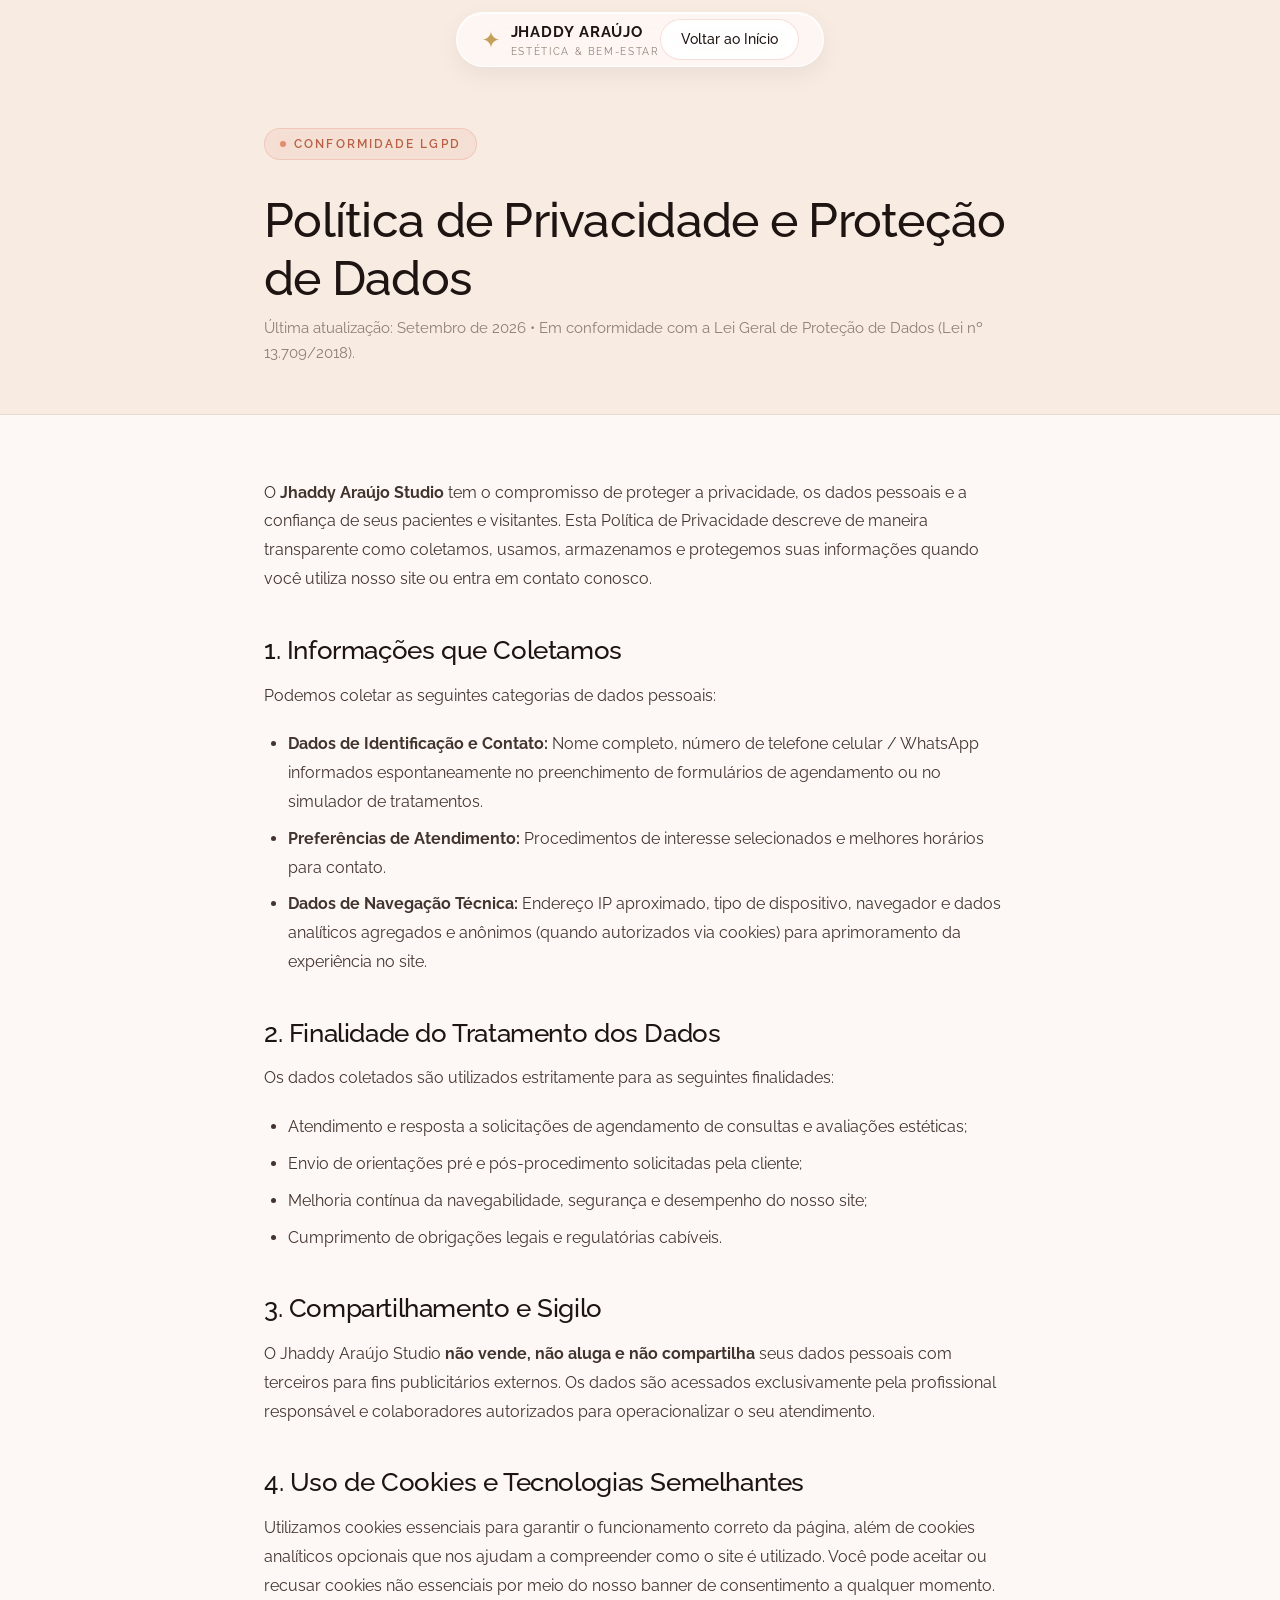
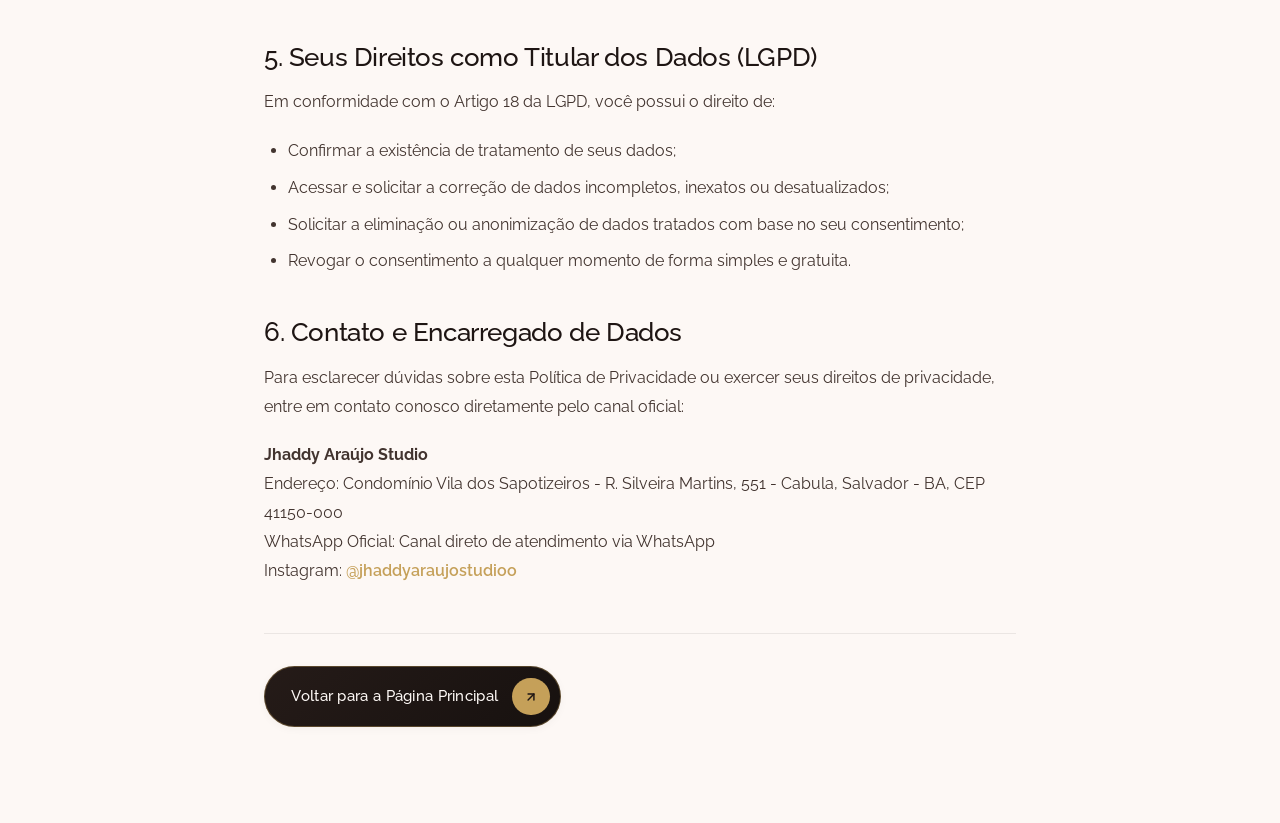
<file: privacidade.html>
<!DOCTYPE html>
<html lang="pt-BR">
<head>
  <meta charset="UTF-8">
  <meta name="viewport" content="width=device-width, initial-scale=1.0, viewport-fit=cover">
  <title>Política de Privacidade | Jhaddy Araújo Studio</title>
  <meta name="description" content="Política de Privacidade e Proteção de Dados (LGPD) do Jhaddy Araújo Studio em Salvador/BA. Transparência, sigilo e segurança para suas informações.">
  <meta name="robots" content="noindex, follow">
  <link rel="icon" type="image/png" href="assets/images/favicon.png?v=2.0">
  <link rel="apple-touch-icon" sizes="180x180" href="assets/images/logo-icon.png?v=2.0">
  <meta name="theme-color" content="#140E0C">
  <!-- Google Fonts - Raleway -->
  <link rel="preconnect" href="https://fonts.googleapis.com">
  <link rel="preconnect" href="https://fonts.gstatic.com" crossorigin>
  <link href="https://fonts.googleapis.com/css2?family=Raleway:ital,wght@0,300;0,400;0,500;0,600;0,700;0,800;1,400;1,600&display=swap" rel="stylesheet">
  <link rel="stylesheet" href="styles.css?v=10.0">
  <style>
    .legal-page-header {
      padding-top: 8rem;
      padding-bottom: 3rem;
      background: var(--color-bg-alt);
      border-bottom: 1px solid var(--color-border-subtle);
    }
    .legal-content {
      max-width: 800px;
      margin: 0 auto;
      padding: 4rem 1.5rem 6rem;
      font-size: 1rem;
      line-height: 1.8;
      color: var(--color-text-secondary);
    }
    .legal-content h2 {
      font-size: 1.65rem;
      margin: 2.5rem 0 1rem;
      color: var(--color-text-primary);
    }
    .legal-content h3 {
      font-size: 1.25rem;
      margin: 1.75rem 0 0.75rem;
      color: var(--color-text-primary);
    }
    .legal-content p {
      margin-bottom: 1.25rem;
    }
    .legal-content ul {
      margin-bottom: 1.5rem;
      padding-left: 1.5rem;
    }
    .legal-content li {
      margin-bottom: 0.5rem;
    }
    .back-btn-wrap {
      margin-top: 3rem;
      padding-top: 2rem;
      border-top: 1px solid var(--color-border-subtle);
    }
  </style>
</head>
<body>

  <header class="nav-header">
    <div class="nav-island-container">
      <a href="index.html" class="nav-brand" aria-label="Voltar para a página inicial">
        <span class="brand-monogram">✦</span>
        <div>
          <span class="brand-name" data-config="shortName">Jhaddy Araújo Studio</span>
          <span class="brand-tag">Estética & Bem-Estar</span>
        </div>
      </a>
      <a href="index.html" class="btn-secondary" style="padding: 0.5rem 1.25rem; font-size: 0.85rem;">
        Voltar ao Início
      </a>
    </div>
  </header>

  <section class="legal-page-header">
    <div class="container" style="max-width: 800px; margin: 0 auto; padding: 0 1.5rem;">
      <div class="eyebrow-badge">
        <span class="eyebrow-dot"></span>
        <span>Conformidade LGPD</span>
      </div>
      <h1 style="font-family: var(--font-serif); font-size: clamp(2rem, 4vw, 3rem); margin-top: 0.75rem;">
        Política de Privacidade e Proteção de Dados
      </h1>
      <p style="color: var(--color-text-muted); font-size: 0.95rem; margin-top: 0.5rem;">
        Última atualização: Setembro de 2026 • Em conformidade com a Lei Geral de Proteção de Dados (Lei nº 13.709/2018).
      </p>
    </div>
  </section>

  <main class="legal-content">
    <p>
      O <strong>Jhaddy Araújo Studio</strong> tem o compromisso de proteger a privacidade, os dados pessoais e a confiança de seus pacientes e visitantes. Esta Política de Privacidade descreve de maneira transparente como coletamos, usamos, armazenamos e protegemos suas informações quando você utiliza nosso site ou entra em contato conosco.
    </p>

    <h2>1. Informações que Coletamos</h2>
    <p>Podemos coletar as seguintes categorias de dados pessoais:</p>
    <ul>
      <li><strong>Dados de Identificação e Contato:</strong> Nome completo, número de telefone celular / WhatsApp informados espontaneamente no preenchimento de formulários de agendamento ou no simulador de tratamentos.</li>
      <li><strong>Preferências de Atendimento:</strong> Procedimentos de interesse selecionados e melhores horários para contato.</li>
      <li><strong>Dados de Navegação Técnica:</strong> Endereço IP aproximado, tipo de dispositivo, navegador e dados analíticos agregados e anônimos (quando autorizados via cookies) para aprimoramento da experiência no site.</li>
    </ul>

    <h2>2. Finalidade do Tratamento dos Dados</h2>
    <p>Os dados coletados são utilizados estritamente para as seguintes finalidades:</p>
    <ul>
      <li>Atendimento e resposta a solicitações de agendamento de consultas e avaliações estéticas;</li>
      <li>Envio de orientações pré e pós-procedimento solicitadas pela cliente;</li>
      <li>Melhoria contínua da navegabilidade, segurança e desempenho do nosso site;</li>
      <li>Cumprimento de obrigações legais e regulatórias cabíveis.</li>
    </ul>

    <h2>3. Compartilhamento e Sigilo</h2>
    <p>
      O Jhaddy Araújo Studio <strong>não vende, não aluga e não compartilha</strong> seus dados pessoais com terceiros para fins publicitários externos. Os dados são acessados exclusivamente pela profissional responsável e colaboradores autorizados para operacionalizar o seu atendimento.
    </p>

    <h2>4. Uso de Cookies e Tecnologias Semelhantes</h2>
    <p>
      Utilizamos cookies essenciais para garantir o funcionamento correto da página, além de cookies analíticos opcionais que nos ajudam a compreender como o site é utilizado. Você pode aceitar ou recusar cookies não essenciais por meio do nosso banner de consentimento a qualquer momento.
    </p>

    <h2>5. Seus Direitos como Titular dos Dados (LGPD)</h2>
    <p>Em conformidade com o Artigo 18 da LGPD, você possui o direito de:</p>
    <ul>
      <li>Confirmar a existência de tratamento de seus dados;</li>
      <li>Acessar e solicitar a correção de dados incompletos, inexatos ou desatualizados;</li>
      <li>Solicitar a eliminação ou anonimização de dados tratados com base no seu consentimento;</li>
      <li>Revogar o consentimento a qualquer momento de forma simples e gratuita.</li>
    </ul>

    <h2>6. Contato e Encarregado de Dados</h2>
    <p>
      Para esclarecer dúvidas sobre esta Política de Privacidade ou exercer seus direitos de privacidade, entre em contato conosco diretamente pelo canal oficial:
    </p>
    <p>
      <strong>Jhaddy Araújo Studio</strong><br>
      Endereço: Condomínio Vila dos Sapotizeiros - R. Silveira Martins, 551 - Cabula, Salvador - BA, CEP 41150-000<br>
      WhatsApp Oficial: Canal direto de atendimento via WhatsApp<br>
      Instagram: <a href="https://www.instagram.com/jhaddyaraujostudioo/" target="_blank" rel="noopener noreferrer" style="color: var(--color-gold); font-weight: 600;">@jhaddyaraujostudioo</a>
    </p>

    <div class="back-btn-wrap">
      <a href="index.html" class="btn-primary">
        <span>Voltar para a Página Principal</span>
        <span class="btn-trailing-icon">
          <svg width="14" height="14" viewBox="0 0 24 24" fill="none" stroke="currentColor" stroke-width="2.5" stroke-linecap="round" stroke-linejoin="round">
            <line x1="7" y1="17" x2="17" y2="7"></line>
            <polyline points="7 7 17 7 17 17"></polyline>
          </svg>
        </span>
      </a>
    </div>
  </main>

  <script src="config.js"></script>
  <script src="app.js"></script>
</body>
</html>
</file>
<file: styles.css>
/* ==========================================================================
   L'AURA ESTÉTICA AVANÇADA - DESIGN SYSTEM & STYLESHEET
   Aesthetic Architecture: Editorial Luxury & Doppelrand Precision
   ========================================================================== */

/* --- Google Fonts Import (Raleway) --- */
@import url('https://fonts.googleapis.com/css2?family=Raleway:ital,wght@0,300;0,400;0,500;0,600;0,700;0,800;1,400;1,600&display=swap');

/* --- Custom Variables & Tokens --- */
:root {
  /* Color Palette - Editorial Luxury: Pêssego Aveludado & Ouro Imperial */
  --color-bg: #FDF8F5; /* Silk Peach Cream */
  --color-bg-alt: #F7EBE2; /* Warm Peach Mist */
  --color-surface: #FFFFFF;
  --color-surface-subtle: #FAF1EA; /* Soft Peach Pearl */
  --color-surface-translucent: rgba(255, 255, 255, 0.85);
  
  --color-dark-bg: #1E1513; /* Warm Deep Espresso */
  --color-dark-surface: #271C19;
  --color-dark-card: #2E221E;
  --color-dark-border: rgba(255, 255, 255, 0.08);

  /* Gold - Ouro Imperial & Champagne */
  --color-gold: #C5A059;
  --color-gold-hover: #B08945;
  --color-gold-subtle: rgba(197, 160, 89, 0.14);
  --color-gold-glow: rgba(197, 160, 89, 0.28);

  /* Peach - Pêssego Aveludado */
  --color-peach: #E58B70;
  --color-peach-hover: #D4775B;
  --color-peach-subtle: rgba(229, 139, 112, 0.12);
  --color-peach-glow: rgba(229, 139, 112, 0.28);
  --color-peach-light: #FCEEE8;
  
  --color-text-primary: #1E1513;
  --color-text-secondary: #42342F;
  --color-text-muted: #8E7E77;
  --color-text-light: #FDF8F5;
  --color-text-light-muted: #C5B7AF;

  --color-border-subtle: rgba(30, 21, 19, 0.08);
  --color-border-gold: rgba(197, 160, 89, 0.35);
  --color-border-peach: rgba(229, 139, 112, 0.28);

  /* Typography - Raleway em todo o site */
  --font-main: 'Raleway', system-ui, -apple-system, sans-serif;
  --font-serif: 'Raleway', system-ui, -apple-system, sans-serif;
  --font-sans: 'Raleway', system-ui, -apple-system, sans-serif;

  /* Spacing & Radii */
  --radius-pill: 9999px;
  --radius-outer: 2rem;
  --radius-inner: calc(2rem - 0.5rem);
  --radius-card: 1.5rem;

  /* Shadows & Highlights */
  --shadow-sm: 0 2px 8px rgba(30, 21, 19, 0.04);
  --shadow-md: 0 8px 24px rgba(30, 21, 19, 0.06);
  --shadow-lg: 0 20px 48px rgba(30, 21, 19, 0.08);
  --shadow-gold: 0 12px 32px rgba(197, 160, 89, 0.22);
  --shadow-peach: 0 12px 32px rgba(229, 139, 112, 0.22);
  --inner-highlight: inset 0 1px 1px rgba(255, 255, 255, 0.8);
  --inner-highlight-dark: inset 0 1px 1px rgba(255, 255, 255, 0.12);

  /* Motion Dynamics */
  --transition-bezier: cubic-bezier(0.32, 0.72, 0, 1);
  --transition-smooth: all 0.5s var(--transition-bezier);
  --transition-fast: all 0.25s var(--transition-bezier);

  /* Containers */
  --container-max: 1240px;
}

/* --- Base & Reset --- */
*, *::before, *::after {
  box-sizing: border-box;
  margin: 0;
  padding: 0;
}

html {
  scroll-behavior: smooth;
  font-size: 16px;
  -webkit-text-size-adjust: 100%;
}

body {
  font-family: var(--font-sans);
  background-color: var(--color-bg);
  color: var(--color-text-primary);
  line-height: 1.65;
  font-weight: 400;
  overflow-x: hidden;
  -webkit-font-smoothing: antialiased;
  -moz-osx-font-smoothing: grayscale;
}

img, picture, video {
  max-width: 100%;
  display: block;
  height: auto;
}

a {
  color: inherit;
  text-decoration: none;
}

button, input, select, textarea {
  font-family: inherit;
  font-size: inherit;
  color: inherit;
}

/* --- Typography Utilities --- */
.font-serif { font-family: var(--font-serif); }
.font-sans { font-family: var(--font-sans); }

h1, h2, h3, h4, h5 {
  font-family: var(--font-serif);
  font-weight: 500;
  line-height: 1.2;
  letter-spacing: -0.015em;
  color: var(--color-text-primary);
}

p {
  color: var(--color-text-secondary);
}

.text-gold { color: var(--color-gold); }
.text-muted { color: var(--color-text-muted); }

/* Eyebrow Micro-Badge */
.eyebrow-badge {
  display: inline-flex;
  align-items: center;
  gap: 0.5rem;
  padding: 0.35rem 0.95rem;
  background: var(--color-peach-subtle);
  border: 1px solid var(--color-border-peach);
  border-radius: var(--radius-pill);
  font-family: var(--font-sans);
  font-size: 0.725rem;
  text-transform: uppercase;
  letter-spacing: 0.18em;
  font-weight: 600;
  color: #B85F45;
  margin-bottom: 1.25rem;
  backdrop-filter: blur(8px);
}

.eyebrow-badge.badge-light {
  background: rgba(255, 255, 255, 0.12);
  border-color: rgba(229, 139, 112, 0.35);
  color: #F8D5C8;
}

.eyebrow-dot {
  width: 6px;
  height: 6px;
  border-radius: 50%;
  background-color: var(--color-peach);
  box-shadow: 0 0 8px var(--color-peach-glow);
  animation: pulseGold 2.5s infinite var(--transition-bezier);
}

@keyframes pulseGold {
  0%, 100% { transform: scale(1); opacity: 1; }
  50% { transform: scale(1.5); opacity: 0.4; }
}

/* Container Structure */
.container {
  width: 100%;
  max-width: var(--container-max);
  margin: 0 auto;
  padding: 0 1.5rem;
}

.section-spacing {
  padding: 6.5rem 0;
}

@media (min-width: 992px) {
  .section-spacing {
    padding: 8.5rem 0;
  }
}

/* Section Header Typography */
.section-header {
  text-align: center;
  max-width: 720px;
  margin: 0 auto 4.5rem;
}

.section-header h2 {
  font-size: clamp(2rem, 4vw, 3.15rem);
  margin-bottom: 1.25rem;
}

.section-header p {
  color: var(--color-text-secondary);
  font-size: 1.075rem;
  line-height: 1.7;
}

/* ==========================================================================
   DOUBLE-BEZEL (DOPPELRAND) NESTED ARCHITECTURE
   ========================================================================== */
.bezel-card-outer {
  background: rgba(28, 25, 23, 0.03);
  border: 1px solid var(--color-border-subtle);
  border-radius: var(--radius-outer);
  padding: 0.5rem;
  transition: var(--transition-smooth);
}

.bezel-card-inner {
  background: var(--color-surface);
  border-radius: var(--radius-inner);
  border: 1px solid rgba(255, 255, 255, 0.8);
  box-shadow: var(--shadow-sm), var(--inner-highlight);
  padding: 2.25rem;
  height: 100%;
  display: flex;
  flex-direction: column;
  transition: var(--transition-smooth);
}

.bezel-card-outer:hover {
  border-color: var(--color-border-gold);
  transform: translateY(-4px);
  box-shadow: var(--shadow-md);
}

.bezel-card-outer:hover .bezel-card-inner {
  box-shadow: var(--shadow-lg), var(--inner-highlight);
}

/* Dark variant of double bezel */
.bezel-dark-outer {
  background: rgba(255, 255, 255, 0.04);
  border: 1px solid var(--color-dark-border);
  border-radius: var(--radius-outer);
  padding: 0.5rem;
  transition: var(--transition-smooth);
}

.bezel-dark-inner {
  background: var(--color-dark-surface);
  border-radius: var(--radius-inner);
  border: 1px solid rgba(255, 255, 255, 0.05);
  box-shadow: 0 10px 30px rgba(0, 0, 0, 0.4), var(--inner-highlight-dark);
  padding: 2.25rem;
  height: 100%;
  display: flex;
  flex-direction: column;
}

/* ==========================================================================
   BUTTONS: ISLAND & BUTTON-IN-BUTTON TRAILING ICON
   ========================================================================== */
.btn-primary {
  display: inline-flex;
  align-items: center;
  justify-content: center;
  gap: 0.875rem;
  padding: 0.65rem 0.65rem 0.65rem 1.65rem;
  background: linear-gradient(135deg, #251B18 0%, #17110F 100%);
  color: var(--color-text-light);
  border-radius: var(--radius-pill);
  border: 1px solid var(--color-border-gold);
  font-size: 0.925rem;
  font-weight: 500;
  letter-spacing: 0.02em;
  box-shadow: var(--shadow-sm);
  cursor: pointer;
  transition: var(--transition-smooth);
  position: relative;
  overflow: hidden;
}

.btn-primary:hover {
  background: linear-gradient(135deg, #33231F 0%, #1E1513 100%);
  border-color: var(--color-peach);
  box-shadow: var(--shadow-peach);
  transform: translateY(-2px);
}

.btn-primary:active {
  transform: scale(0.98);
}

/* The Nested Circle Icon inside Button */
.btn-trailing-icon {
  width: 2.35rem;
  height: 2.35rem;
  border-radius: 50%;
  background: var(--color-gold);
  color: #1E1513;
  display: flex;
  align-items: center;
  justify-content: center;
  transition: var(--transition-smooth);
  flex-shrink: 0;
}

.btn-primary:hover .btn-trailing-icon {
  transform: translateX(3px) scale(1.05);
  background: var(--color-peach);
  color: #FFFFFF;
}

@media (max-width: 768px) {
  .btn-primary, .btn-secondary, .btn-whatsapp {
    width: auto;
    max-width: fit-content;
  }
  .btn-trailing-icon {
    width: 2.15rem;
    height: 2.15rem;
  }
}

.btn-secondary {
  display: inline-flex;
  align-items: center;
  justify-content: center;
  gap: 0.75rem;
  padding: 0.85rem 1.85rem;
  background: rgba(255, 255, 255, 0.9);
  color: var(--color-text-primary);
  border-radius: var(--radius-pill);
  border: 1px solid var(--color-border-peach);
  font-size: 0.925rem;
  font-weight: 500;
  backdrop-filter: blur(12px);
  cursor: pointer;
  transition: var(--transition-smooth);
}

.btn-secondary:hover {
  background: #FFFFFF;
  border-color: var(--color-peach);
  color: var(--color-peach);
  transform: translateY(-2px);
  box-shadow: var(--shadow-sm);
}

.btn-whatsapp {
  display: inline-flex;
  align-items: center;
  justify-content: center;
  gap: 0.75rem;
  padding: 0.65rem 0.65rem 0.65rem 1.5rem;
  background: #25D366;
  color: #12100E;
  border-radius: var(--radius-pill);
  border: 1px solid rgba(18, 16, 14, 0.15);
  font-size: 0.925rem;
  font-weight: 700;
  box-shadow: 0 6px 20px rgba(37, 211, 102, 0.35);
  cursor: pointer;
  transition: var(--transition-smooth);
}

.btn-whatsapp:hover {
  background: #20BA5A;
  box-shadow: 0 8px 24px rgba(37, 211, 102, 0.5);
  transform: translateY(-2px);
}

.btn-whatsapp .btn-trailing-icon {
  background: rgba(18, 16, 14, 0.14);
  color: #12100E;
}

.btn-whatsapp:hover .btn-trailing-icon {
  background: #12100E;
  color: #FFFFFF;
}

/* ==========================================================================
   FLUID ISLAND NAVIGATION (Floating Glass Pill)
   ========================================================================== */
.nav-header {
  position: fixed;
  top: 0.75rem;
  left: 0;
  right: 0;
  z-index: 1000;
  padding: 0 1rem;
  pointer-events: none;
}

.nav-island-container {
  width: fit-content;
  max-width: 90vw;
  margin: 0 auto;
  pointer-events: auto;
  background: rgba(253, 248, 245, 0.9);
  backdrop-filter: blur(20px);
  -webkit-backdrop-filter: blur(20px);
  border: 1px solid rgba(255, 255, 255, 0.95);
  box-shadow: 0 8px 24px rgba(30, 21, 19, 0.06), inset 0 1px 1px rgba(255, 255, 255, 0.9);
  border-radius: var(--radius-pill);
  padding: 0.4rem 1.5rem;
  display: flex;
  align-items: center;
  gap: 0;
  justify-content: center;
  transition: var(--transition-smooth);
}

.nav-brand {
  display: flex;
  align-items: center;
  gap: 0.65rem;
}

.brand-logo-img {
  width: 40px;
  height: 40px;
  object-fit: contain;
  border-radius: 50%;
  filter: drop-shadow(0 0 8px rgba(197, 160, 89, 0.45));
  transition: transform var(--transition-fast);
}

.nav-brand:hover .brand-logo-img {
  transform: scale(1.08) rotate(4deg);
}

.brand-monogram {
  font-family: var(--font-serif);
  font-size: 1.45rem;
  font-weight: 700;
  color: var(--color-gold);
  letter-spacing: -0.02em;
}

.brand-name {
  font-family: var(--font-sans);
  font-size: 0.925rem;
  font-weight: 700;
  letter-spacing: 0.06em;
  text-transform: uppercase;
  color: var(--color-text-primary);
}

.brand-tag {
  font-size: 0.65rem;
  letter-spacing: 0.16em;
  text-transform: uppercase;
  color: var(--color-text-muted);
  display: block;
  margin-top: -3px;
}

.nav-menu-links {
  display: none;
  align-items: center;
  gap: 0.25rem;
  list-style: none;
}

.nav-link {
  font-size: 0.82rem;
  font-weight: 500;
  color: var(--color-text-secondary);
  transition: var(--transition-fast);
  position: relative;
  padding: 0.35rem 0.75rem;
}

.nav-link:hover {
  color: var(--color-text-primary);
}

.nav-link::after {
  content: '';
  position: absolute;
  bottom: -4px;
  left: 50%;
  transform: translateX(-50%) scaleX(0);
  width: 16px;
  height: 1.5px;
  background-color: var(--color-gold);
  transition: var(--transition-smooth);
}

.nav-link:hover::after {
  transform: translateX(-50%) scaleX(1);
}

.nav-actions {
  display: flex;
  align-items: center;
  gap: 0.5rem;
  margin-left: 0.5rem;
}

.nav-social-pill {
  display: none;
  align-items: center;
  gap: 0.5rem;
  padding: 0.45rem 1rem;
  border-radius: var(--radius-pill);
  border: 1px solid var(--color-border-subtle);
  background: var(--color-surface);
  font-size: 0.8rem;
  font-weight: 600;
  color: var(--color-text-primary);
  transition: var(--transition-fast);
}

.nav-social-pill:hover {
  border-color: var(--color-gold);
  color: #9C7844;
  transform: translateY(-1px);
}

@media (min-width: 992px) {
  .nav-social-pill {
    display: inline-flex;
  }
}

/* Social Buttons Components */
.social-links-row {
  display: flex;
  align-items: center;
  gap: 0.65rem;
  flex-wrap: wrap;
}

.social-icon-btn {
  width: 2.6rem;
  height: 2.6rem;
  border-radius: 50%;
  display: flex;
  align-items: center;
  justify-content: center;
  background: transparent;
  border: 1px solid rgba(30, 21, 19, 0.2);
  color: #1E1513;
  transition: var(--transition-smooth);
  cursor: pointer;
}

.social-icon-btn:hover {
  background: transparent;
  border-color: var(--color-gold);
  color: #9C7844;
  transform: translateY(-2px);
}

.social-icon-btn.light-theme {
  background: var(--color-surface);
  border: 1px solid var(--color-border-subtle);
  color: var(--color-text-primary);
}

.social-icon-btn.light-theme:hover {
  background: rgba(194, 159, 104, 0.15);
  border-color: var(--color-gold);
  color: #9C7844;
  transform: translateY(-2px);
  box-shadow: 0 0 16px rgba(194, 159, 104, 0.3);
}

/* Hero Top-Right Social Media Container */
.hero-top-social {
  position: absolute;
  top: 6.5rem;
  right: 2.5rem;
  display: flex;
  align-items: center;
  gap: 0.75rem;
  z-index: 35;
}

/* Hamburger Morph Button */
.nav-hamburger {
  display: flex;
  flex-direction: column;
  justify-content: center;
  align-items: center;
  width: 2.75rem;
  height: 2.75rem;
  background: var(--color-surface);
  border: 1px solid var(--color-border-subtle);
  border-radius: 50%;
  cursor: pointer;
  transition: var(--transition-smooth);
}

.nav-hamburger span {
  display: block;
  width: 18px;
  height: 1.5px;
  background-color: var(--color-text-primary);
  transition: var(--transition-smooth);
  position: relative;
}

.nav-hamburger span:first-child {
  transform: translateY(-3px);
}

.nav-hamburger span:last-child {
  transform: translateY(3px);
}

.nav-hamburger.is-active span:first-child {
  transform: translateY(1px) rotate(45deg);
}

.nav-hamburger.is-active span:last-child {
  transform: translateY(0px) rotate(-45deg);
}

@media (min-width: 992px) {
  .nav-menu-links { display: flex; }
  .nav-hamburger { display: none; }
}

/* Mobile Screen-Filling Overlay */
.mobile-nav-overlay {
  position: fixed;
  inset: 0;
  background: rgba(20, 18, 16, 0.95);
  backdrop-filter: blur(28px);
  -webkit-backdrop-filter: blur(28px);
  z-index: 999;
  display: flex;
  flex-direction: column;
  justify-content: center;
  align-items: center;
  padding: 2rem;
  opacity: 0;
  visibility: hidden;
  transition: var(--transition-smooth);
}

.mobile-nav-overlay.is-open {
  opacity: 1;
  visibility: visible;
}

.mobile-nav-list {
  list-style: none;
  text-align: center;
  display: flex;
  flex-direction: column;
  gap: 1.75rem;
  margin-bottom: 2.5rem;
}

.mobile-nav-list a {
  font-family: var(--font-serif);
  font-size: 1.85rem;
  color: #FAF7F2;
  transition: var(--transition-fast);
}

.mobile-nav-list a:hover {
  color: var(--color-gold);
}

.hero-section {
  min-height: 100dvh;
  padding-top: 6rem;
  padding-bottom: 4rem;
  display: flex;
  align-items: center;
  position: relative;
  overflow: hidden;
  background-color: #FAF7F2;
  color: var(--color-text-primary);
}

/* Background da Hero: apenas em telas desktop (min-width: 992px) */
@media (min-width: 992px) {
  .hero-section::before {
    content: '';
    position: absolute;
    top: 0;
    right: 0;
    bottom: 0;
    left: 0;
    background-image: 
      linear-gradient(to right, #FAF7F2 0%, rgba(250, 247, 242, 0.96) 32%, rgba(250, 247, 242, 0.78) 46%, rgba(250, 247, 242, 0.18) 65%, transparent 100%),
      linear-gradient(to bottom, #FAF7F2 0%, transparent 8%, transparent 92%, #FAF7F2 100%),
      url('assets/images/jhaddy-clean-hero.jpg');
    background-position: right center;
    background-size: cover;
    background-repeat: no-repeat;
    pointer-events: none;
    z-index: 0;
  }
}

.hero-section > .container {
  position: relative;
  z-index: 2;
}

@media (min-width: 1200px) {
  .hero-section::before {
    background-position: right 15%;
  }
}

/* Selo de Marca em Destaque na Hero (Estilo Referência) */
.hero-brand-header {
  display: inline-flex;
  align-items: center;
  margin-bottom: 1.5rem;
  background: transparent;
  border: none;
  box-shadow: none;
  padding: 0;
}

.hero-brand-logo-full {
  width: 189px;
  height: 189px;
  object-fit: contain;
  border-radius: 0;
  mix-blend-mode: multiply;
  filter: drop-shadow(0 4px 20px rgba(197, 160, 89, 0.5));
  transition: var(--transition-fast);
}

.hero-brand-logo-full:hover {
  filter: drop-shadow(0 6px 28px rgba(197, 160, 89, 0.75));
  transform: translateY(-2px);
}

.hero-brand-header:hover {
  transform: translateY(-2px);
  box-shadow: 0 12px 32px rgba(197, 160, 89, 0.28), 0 0 0 5px rgba(197, 160, 89, 0.12);
  border-color: var(--color-gold);
}

.hero-brand-logo-img {
  width: 58px;
  height: 58px;
  border-radius: 50%;
  object-fit: contain;
  filter: drop-shadow(0 0 10px rgba(197, 160, 89, 0.55));
}

.hero-brand-title {
  font-family: var(--font-serif);
  font-size: 1.25rem;
  font-weight: 700;
  color: #1E1513;
  letter-spacing: -0.01em;
  line-height: 1.15;
  display: block;
}

.hero-brand-subtitle {
  font-family: var(--font-sans);
  font-size: 0.7rem;
  font-weight: 700;
  letter-spacing: 0.18em;
  text-transform: uppercase;
  color: var(--color-gold);
  display: block;
}

/* ==========================================================================
   TAG DA ESPECIALISTA NA HERO (Ao lado da foto no background)
   ========================================================================== */

.hero-desktop-specialist-side {
  position: absolute;
  right: 3rem;
  bottom: 3.5rem;
  z-index: 10;
  display: block;
}

.hero-desktop-badge {
  display: inline-flex;
  flex-direction: column;
  gap: 0.3rem;
  background: rgba(255, 255, 255, 0.94);
  backdrop-filter: blur(18px);
  -webkit-backdrop-filter: blur(18px);
  border: 1px solid rgba(197, 160, 89, 0.45);
  border-radius: 1.15rem;
  padding: 0.9rem 1.6rem;
  box-shadow: 0 16px 36px rgba(30, 21, 19, 0.09), inset 0 1px 1px rgba(255, 255, 255, 0.9);
  text-align: left;
  animation: heroBadgeFloat 6s ease-in-out infinite alternate;
}

@keyframes heroBadgeFloat {
  0% { transform: translateY(0); }
  100% { transform: translateY(-6px); }
}

.hero-badge-name {
  font-family: var(--font-serif);
  font-size: 1.35rem;
  font-weight: 700;
  color: #1E1513;
  line-height: 1.2;
  letter-spacing: -0.01em;
}

.hero-badge-crbm {
  font-family: var(--font-sans);
  font-size: 0.85rem;
  font-weight: 700;
  color: #9C7844;
  letter-spacing: 0.08em;
  text-transform: uppercase;
}

/* Hero Base Styles (Desktop First) */
.hero-mobile-media {
  display: none;
}

.hero-eyebrow {
  display: inline-block;
  font-size: 0.78rem;
  font-weight: 700;
  letter-spacing: 0.16em;
  text-transform: uppercase;
  color: var(--color-gold);
  margin-bottom: 0.75rem;
}

.hero-grid {
  display: grid;
  grid-template-columns: 1fr;
  align-items: center;
  max-width: 780px;
}

.hero-copy h1 {
  font-size: clamp(2.35rem, 5vw, 4.15rem);
  line-height: 1.12;
  margin-bottom: 1.5rem;
  color: #1E1513;
  text-shadow: none;
}

.hero-copy h1 em {
  font-style: italic;
  font-weight: 400;
  color: #9C7844;
}

.hero-description {
  font-size: 1.125rem;
  line-height: 1.55;
  color: #42342F;
  margin-bottom: 2.25rem;
  max-width: 560px;
  text-shadow: none;
}

.hero-cta-group {
  display: flex;
  flex-wrap: wrap;
  align-items: center;
  gap: 1rem;
}

.hero-trust-chips {
  display: flex;
  align-items: center;
  gap: 0.75rem;
  margin-top: 1.25rem;
  font-size: 0.825rem;
  color: var(--color-text-muted);
}

.hero-trust-chips .chip-separator {
  color: var(--color-gold);
}

/* ==========================================================================
   HERO RESPONSIVO - MOBILE & TABLET (max-width: 991px)
   Editorial Luxury Showcase: moldura da especialista + tipografia com alto contraste
   ========================================================================== */
@media (max-width: 991px) {
  /* Navbar island ajustada para mobile: oculta no topo para não cobrir a cabeça da especialista, surge ao rolar */
  .nav-header {
    top: 0.5rem;
    padding: 0 0.75rem;
    transition: transform 0.35s cubic-bezier(0.16, 1, 0.3, 1), opacity 0.3s ease;
  }

  .nav-header:not(.is-scrolled) {
    transform: translateY(-125%);
    opacity: 0;
    pointer-events: none;
  }

  .nav-header.is-scrolled {
    transform: translateY(0);
    opacity: 1;
    pointer-events: auto;
  }

  .nav-island-container {
    width: 100%;
    max-width: 480px;
    padding: 0.35rem 0.75rem 0.35rem 1rem;
    justify-content: space-between;
  }

  .nav-brand {
    display: flex;
    align-items: center;
    gap: 0.5rem;
    text-decoration: none;
  }

  .brand-logo-img {
    width: 32px;
    height: 32px;
  }

  .brand-name {
    font-size: 0.8rem;
    letter-spacing: 0.04em;
  }

  .brand-tag {
    font-size: 0.56rem;
    letter-spacing: 0.12em;
  }

  /* Hero Section: Imagem de fundo completa e texto posicionado do meio para baixo */
  .hero-section {
    min-height: 100vh;
    min-height: 100svh;
    min-height: 100dvh;
    display: flex;
    flex-direction: column;
    justify-content: flex-end;
    padding-top: calc(45px + env(safe-area-inset-top, 0px));
    padding-bottom: calc(105px + env(safe-area-inset-bottom, 0px));
    position: relative;
    background-color: #000000;
    background-image: url('assets/images/JHADDY-MOBILE.png?v=1.0');
    background-position: center top;
    background-size: cover;
    background-repeat: no-repeat;
    background-attachment: scroll;
    overflow: hidden;
    -webkit-overflow-scrolling: touch;
  }

  .hero-section::before,
  .hero-section::after {
    content: none !important;
    display: none !important;
    background: none !important;
  }

  .hero-top-social,
  .hero-desktop-specialist-side {
    display: none !important;
  }

  /* Oculta moldura separada pois a imagem já ocupa o fundo inteiro */
  .hero-mobile-media {
    display: none !important;
  }

  .hero-section > .container {
    width: 100%;
    padding: 0 max(20px, env(safe-area-inset-left, 20px));
    padding-right: max(20px, env(safe-area-inset-right, 20px));
    margin-top: auto;
    z-index: 5;
  }

  .hero-grid {
    display: flex;
    flex-direction: column;
    justify-content: flex-end;
    width: 100%;
    max-width: 100%;
    margin: 0;
  }

  /* Bloco de Conteúdo: Ancorado do meio para baixo */
  .hero-copy {
    position: relative;
    z-index: 5;
    text-align: left;
    width: 100%;
    max-width: 540px;
    padding: 0;
  }

  .hero-brand-header {
    display: none !important;
  }

  .hero-eyebrow {
    display: inline-block;
    font-size: 12px;
    font-weight: 700;
    letter-spacing: 0.16em;
    text-transform: uppercase;
    color: #E2C493;
    margin-bottom: 8px;
    text-shadow: 0 1px 8px rgba(0, 0, 0, 0.6);
  }

  .hero-copy h1 {
    font-family: var(--font-serif);
    font-size: clamp(26px, 6.2vw, 34px);
    line-height: 1.16;
    color: #FAF7F2;
    margin-bottom: 18px;
    text-shadow: 0 2px 14px rgba(0, 0, 0, 0.65);
  }

  .hero-copy h1 em {
    color: #E2C493;
    font-style: italic;
    font-weight: 400;
  }

  /* Oculta descrição no mobile e tablet */
  .hero-description {
    display: none !important;
  }

  .hero-cta-group {
    width: 100%;
    display: flex;
    justify-content: flex-start;
  }

  .hero-cta-group .btn-primary {
    width: 100%;
    max-width: 100%;
    justify-content: space-between;
    padding: 14px 18px 14px 26px;
    font-size: 15px;
    background: linear-gradient(135deg, #C5A059 0%, #9C7844 100%);
    color: #1A120F;
    font-weight: 700;
    border: 1px solid rgba(255, 255, 255, 0.35);
    box-shadow: 0 10px 28px rgba(0, 0, 0, 0.5), 0 0 20px rgba(197, 160, 89, 0.35);
    -webkit-tap-highlight-color: transparent;
  }

  .hero-cta-group .btn-trailing-icon {
    background: #1A120F;
    color: #FAF7F2;
  }
}

/* MODO PAISAGEM / TELAS HORIZONTAIS OU CURTAS (Celular deitado, altura <= 580px) */
@media (max-width: 991px) and (orientation: landscape), (max-height: 580px) and (orientation: landscape) {
  .hero-section {
    min-height: 100vh !important;
    min-height: 100svh !important;
    min-height: 100dvh !important;
    display: flex !important;
    flex-direction: column !important;
    justify-content: center !important;
    padding-top: calc(52px + env(safe-area-inset-top, 0px)) !important;
    padding-bottom: calc(20px + env(safe-area-inset-bottom, 0px)) !important;
    background-color: #140E0C !important;
    background-image: 
      linear-gradient(to right, rgba(20, 14, 12, 0.97) 0%, rgba(20, 14, 12, 0.85) 42%, rgba(20, 14, 12, 0.2) 68%, transparent 100%),
      url('assets/images/jhaddy-clean-hero.jpg?v=2.0') !important;
    background-position: right center !important;
    background-size: cover !important;
    background-repeat: no-repeat !important;
  }

  .hero-section > .container {
    margin: auto 0 !important;
    padding: 0 max(24px, env(safe-area-inset-left, 24px)) !important;
  }

  .hero-grid {
    justify-content: center !important;
  }

  .hero-copy {
    max-width: 52% !important;
  }

  .hero-eyebrow {
    font-size: 10.5px !important;
    margin-bottom: 4px !important;
  }

  .hero-copy h1 {
    font-size: clamp(18px, 3.8vw, 24px) !important;
    line-height: 1.15 !important;
    margin-bottom: 12px !important;
  }

  .hero-cta-group .btn-primary {
    max-width: 320px !important;
    padding: 10px 16px 10px 20px !important;
    font-size: 13.5px !important;
  }
}

/* Celulares menores em modo retrato (iPhone SE, telas com altura <= 720px) */
@media (max-width: 480px) and (orientation: portrait) and (max-height: 720px) {
  .hero-section {
    padding-bottom: calc(75px + env(safe-area-inset-bottom, 0px)) !important;
  }

  .hero-copy h1 {
    font-size: clamp(21px, 5.6vw, 25px) !important;
    margin-bottom: 12px !important;
  }

  .hero-eyebrow {
    font-size: 10.5px !important;
    margin-bottom: 4px !important;
  }

  .hero-cta-group .btn-primary {
    padding: 11px 16px 11px 20px !important;
    font-size: 13.5px !important;
  }
}

/* Glassmorphic Luxury Card on Hero Right Side */
.hero-glass-card {
  background: rgba(28, 25, 23, 0.65);
  backdrop-filter: blur(24px);
  -webkit-backdrop-filter: blur(24px);
  border: 1px solid rgba(255, 255, 255, 0.15);
  box-shadow: 0 24px 60px rgba(0, 0, 0, 0.35), inset 0 1px 1px rgba(255, 255, 255, 0.2);
  border-radius: var(--radius-outer);
  padding: 2.5rem;
  color: #FAF7F2;
}

.hero-glass-title {
  font-family: var(--font-serif);
  font-size: 1.45rem;
  margin-bottom: 1.25rem;
  color: #FAF7F2;
  display: flex;
  align-items: center;
  gap: 0.5rem;
}

.hero-glass-title span {
  color: var(--color-gold);
}

.hero-glass-list {
  list-style: none;
  display: flex;
  flex-direction: column;
  gap: 1rem;
  margin-bottom: 1.75rem;
}

.hero-glass-item {
  display: flex;
  align-items: flex-start;
  gap: 0.75rem;
  font-size: 0.925rem;
  color: #DCD4C9;
  line-height: 1.5;
}

.hero-glass-item svg {
  color: var(--color-gold);
  flex-shrink: 0;
  margin-top: 2px;
}

.hero-glass-footer {
  padding-top: 1.25rem;
  border-top: 1px solid rgba(255, 255, 255, 0.1);
  display: flex;
  align-items: center;
  justify-content: space-between;
  font-size: 0.8rem;
  color: #B8B0A5;
}

.hero-section .btn-primary {
  background: linear-gradient(135deg, #2D2721 0%, #161412 100%);
  border: 1px solid rgba(226, 196, 147, 0.4);
  box-shadow: 0 10px 30px rgba(0, 0, 0, 0.4), 0 0 25px rgba(194, 159, 104, 0.15);
}

.hero-section .btn-primary:hover {
  background: linear-gradient(135deg, #3A322B 0%, #1C1917 100%);
  border-color: #E2C493;
  box-shadow: 0 14px 36px rgba(194, 159, 104, 0.3);
}

.hero-trust-bar {
  display: flex;
  align-items: center;
  gap: 1.75rem;
  padding-top: 1.75rem;
  border-top: 1px solid var(--color-border-subtle);
}

.trust-item {
  display: flex;
  flex-direction: column;
}

.trust-number {
  font-family: var(--font-serif);
  font-size: 1.5rem;
  font-weight: 700;
  color: var(--color-text-primary);
  line-height: 1;
}

.trust-label {
  font-size: 0.775rem;
  color: var(--color-text-muted);
  text-transform: uppercase;
  letter-spacing: 0.05em;
  margin-top: 0.35rem;
}

.trust-divider {
  width: 1px;
  height: 28px;
  background-color: var(--color-border-subtle);
}

/* Hero Media Display (Double-Bezel Luxury Showcase) */
.hero-media-wrapper {
  position: relative;
}

.hero-image-outer {
  border-radius: 2.5rem;
  padding: 0.65rem;
  background: rgba(255, 255, 255, 0.6);
  border: 1px solid rgba(255, 255, 255, 0.8);
  box-shadow: 0 25px 60px -15px rgba(28, 25, 23, 0.15);
}

.hero-image-inner {
  border-radius: calc(2.5rem - 0.65rem);
  overflow: hidden;
  position: relative;
  aspect-ratio: 4 / 4.75;
}

.hero-image-inner img {
  width: 100%;
  height: 100%;
  object-fit: cover;
  transition: transform 1.2s var(--transition-bezier);
}

.hero-image-outer:hover .hero-image-inner img {
  transform: scale(1.03);
}

/* Floating Badges on Hero */
.hero-float-badge {
  position: absolute;
  bottom: 2rem;
  left: -1.5rem;
  background: rgba(255, 255, 255, 0.92);
  backdrop-filter: blur(16px);
  border: 1px solid rgba(255, 255, 255, 0.9);
  padding: 1rem 1.25rem;
  border-radius: 1.25rem;
  box-shadow: 0 16px 36px rgba(28, 25, 23, 0.12);
  display: flex;
  align-items: center;
  gap: 0.875rem;
  max-width: 260px;
}

@media (max-width: 768px) {
  .hero-float-badge {
    position: static;
    margin-top: 1.5rem;
    max-width: 100%;
  }
}

.float-icon-wrap {
  width: 2.75rem;
  height: 2.75rem;
  border-radius: 50%;
  background: var(--color-gold-subtle);
  color: var(--color-gold);
  display: flex;
  align-items: center;
  justify-content: center;
  flex-shrink: 0;
}

.float-text-title {
  font-size: 0.875rem;
  font-weight: 700;
  color: var(--color-text-primary);
  line-height: 1.2;
}

.float-text-sub {
  font-size: 0.75rem;
  color: var(--color-text-muted);
}

/* Response Promise Banner */
.response-promise-strip {
  background: var(--color-surface-subtle);
  border-top: 1px solid var(--color-border-subtle);
  border-bottom: 1px solid var(--color-border-subtle);
  padding: 1rem 0;
  font-size: 0.85rem;
  color: var(--color-text-secondary);
}

.promise-content {
  display: flex;
  flex-wrap: wrap;
  align-items: center;
  justify-content: center;
  gap: 1.5rem;
  text-align: center;
}

.promise-item {
  display: inline-flex;
  align-items: center;
  gap: 0.5rem;
  font-weight: 500;
}

/* ==========================================================================
   PHILOSOPHY & DIFFERENTIATORS (BENTO GRID ARCHITECTURE)
   ========================================================================== */
.bento-grid {
  display: grid;
  grid-template-columns: 1fr;
  gap: 1.5rem;
}

@media (min-width: 768px) {
  .bento-grid {
    grid-template-columns: repeat(3, 1fr);
  }
}

.bento-card-icon {
  width: 3.25rem;
  height: 3.25rem;
  border-radius: 1rem;
  background: var(--color-gold-subtle);
  color: var(--color-gold);
  display: flex;
  align-items: center;
  justify-content: center;
  margin-bottom: 1.5rem;
  border: 1px solid rgba(194, 159, 104, 0.2);
}

.bento-title {
  font-size: 1.35rem;
  margin-bottom: 0.75rem;
}

.bento-desc {
  color: var(--color-text-secondary);
  font-size: 0.95rem;
  line-height: 1.65;
}

/* Fundo com transparência calibrada (65% a 70%) e Parallax na seção Diferenciais */
#diferenciais {
  background-image: 
    linear-gradient(180deg, rgba(250, 247, 242, 0.68) 0%, rgba(250, 247, 242, 0.70) 100%),
    url('assets/images/hero-aesthetic.jpg');
  background-position: center center;
  background-size: cover;
  background-repeat: no-repeat;
  background-attachment: fixed;
}

#diferenciais .bezel-card-outer {
  background: rgba(255, 255, 255, 0.5);
  border: 1px solid rgba(255, 255, 255, 0.8);
  backdrop-filter: blur(16px);
  -webkit-backdrop-filter: blur(16px);
}

#diferenciais .bezel-card-inner {
  background: rgba(255, 255, 255, 0.75);
  backdrop-filter: blur(24px);
  -webkit-backdrop-filter: blur(24px);
  border: 1px solid rgba(255, 255, 255, 0.9);
  box-shadow: 0 10px 30px rgba(28, 25, 23, 0.04), inset 0 1px 1px rgba(255, 255, 255, 0.95);
}

#diferenciais .bezel-card-outer:hover .bezel-card-inner {
  background: rgba(255, 255, 255, 0.9);
}



/* ==========================================================================
   INTERACTIVE BEFORE & AFTER SLIDER (PRECISION RESULTS)
   ========================================================================== */
.comparison-section {
  background: var(--color-dark-bg);
  color: var(--color-text-light);
  position: relative;
  overflow: hidden;
}

.comparison-header h2 {
  color: var(--color-text-light);
}

.comparison-header p {
  color: var(--color-text-light-muted);
}

.comparison-tabs-nav {
  display: flex;
  justify-content: center;
  gap: 0.75rem;
  margin-bottom: 2rem;
  flex-wrap: wrap;
}

.comparison-tab-btn {
  display: inline-flex;
  align-items: center;
  gap: 0.5rem;
  padding: 0.75rem 1.4rem;
  border-radius: var(--radius-pill);
  font-family: var(--font-sans);
  font-size: 0.88rem;
  font-weight: 600;
  border: 1px solid rgba(255, 255, 255, 0.15);
  background: rgba(255, 255, 255, 0.05);
  color: rgba(250, 248, 245, 0.75);
  cursor: pointer;
  transition: all var(--transition-fast);
}

.comparison-tab-btn:hover {
  background: rgba(255, 255, 255, 0.12);
  color: #FAF8F5;
  border-color: rgba(197, 160, 89, 0.5);
}

.comparison-tab-btn.is-active {
  background: linear-gradient(135deg, #C5A059 0%, #9C7844 100%);
  color: #140E0C;
  border-color: #C5A059;
  font-weight: 700;
  box-shadow: 0 4px 18px rgba(197, 160, 89, 0.35);
}

.comparison-card-wrapper {
  max-width: 840px;
  margin: 0 auto;
}

.comparison-slider-container {
  position: relative;
  width: 100%;
  aspect-ratio: 1 / 1;
  max-height: 600px;
  border-radius: var(--radius-inner);
  overflow: hidden;
  user-select: none;
  cursor: ew-resize;
  background-color: #000;
}

.comparison-image {
  position: absolute;
  top: 0;
  left: 0;
  width: 100%;
  height: 100%;
  object-fit: cover;
}

.comparison-image.image-before {
  z-index: 1;
}

.comparison-overlay-clip {
  position: absolute;
  top: 0;
  left: 0;
  width: 100%;
  height: 100%;
  z-index: 2;
  overflow: hidden;
  clip-path: polygon(0 0, 50% 0, 50% 100%, 0 100%);
  will-change: clip-path;
}

.comparison-divider-line {
  position: absolute;
  top: 0;
  bottom: 0;
  left: 50%;
  width: 2px;
  background-color: #FFFFFF;
  z-index: 3;
  transform: translateX(-50%);
  pointer-events: none;
  box-shadow: 0 0 12px rgba(0, 0, 0, 0.5);
}

.comparison-handle {
  position: absolute;
  top: 50%;
  left: 50%;
  transform: translate(-50%, -50%);
  width: 44px;
  height: 44px;
  border-radius: 50%;
  background: #FFFFFF;
  color: #1C1917;
  display: flex;
  align-items: center;
  justify-content: center;
  box-shadow: 0 4px 20px rgba(0, 0, 0, 0.4);
  z-index: 4;
  cursor: grab;
  pointer-events: none;
}

.comparison-badge {
  position: absolute;
  bottom: 1.5rem;
  padding: 0.4rem 1rem;
  background: rgba(0, 0, 0, 0.65);
  backdrop-filter: blur(10px);
  color: #FAF8F5;
  border-radius: var(--radius-pill);
  font-size: 0.75rem;
  font-weight: 600;
  letter-spacing: 0.1em;
  text-transform: uppercase;
  z-index: 5;
  pointer-events: none;
}

.badge-before { left: 1.5rem; }
.badge-after { right: 1.5rem; }

.comparison-note {
  text-align: center;
  font-size: 0.8rem;
  color: var(--color-text-light-muted);
  margin-top: 1.5rem;
  font-style: italic;
}

/* ==========================================================================
   TREATMENTS & PROTOCOLS (CATEGORY TABS & CARDS)
   ========================================================================== */
.treatments-tabs {
  display: flex;
  justify-content: center;
  flex-wrap: wrap;
  gap: 0.75rem;
  margin-bottom: 3.5rem;
}

.tab-btn {
  padding: 0.75rem 1.65rem;
  border-radius: var(--radius-pill);
  border: 1px solid var(--color-border-subtle);
  background: var(--color-surface);
  color: var(--color-text-secondary);
  font-size: 0.875rem;
  font-weight: 600;
  cursor: pointer;
  transition: var(--transition-fast);
}

.tab-btn:hover {
  border-color: var(--color-peach);
  color: var(--color-peach);
}

.tab-btn.is-active {
  background: linear-gradient(135deg, #251B18 0%, #17110F 100%);
  color: #FFFFFF;
  border-color: var(--color-gold);
  box-shadow: 0 4px 16px rgba(197, 160, 89, 0.25);
}

.treatments-grid {
  display: grid;
  grid-template-columns: 1fr;
  gap: 2rem;
}

@media (min-width: 768px) {
  .treatments-grid {
    grid-template-columns: repeat(2, 1fr);
  }
}

@media (min-width: 1100px) {
  .treatments-grid {
    grid-template-columns: repeat(3, 1fr);
  }
}

.treatment-card-media {
  aspect-ratio: 16 / 10;
  border-radius: 1.25rem;
  overflow: hidden;
  margin-bottom: 1.5rem;
}

.treatment-card-media img {
  width: 100%;
  height: 100%;
  object-fit: cover;
  transition: transform 0.8s var(--transition-bezier);
}

.bezel-card-outer:hover .treatment-card-media img {
  transform: scale(1.06);
}

.treatment-tag {
  font-size: 0.75rem;
  font-weight: 600;
  text-transform: uppercase;
  letter-spacing: 0.1em;
  color: var(--color-gold);
  margin-bottom: 0.5rem;
  display: block;
}

.treatment-title {
  font-size: 1.4rem;
  margin-bottom: 0.75rem;
}

.treatment-description {
  font-size: 0.925rem;
  color: var(--color-text-secondary);
  margin-bottom: 1.5rem;
  flex-grow: 1;
}

.treatment-specs {
  display: flex;
  flex-direction: column;
  gap: 0.5rem;
  padding: 1rem 0;
  border-top: 1px solid var(--color-border-subtle);
  border-bottom: 1px solid var(--color-border-subtle);
  margin-bottom: 1.5rem;
  font-size: 0.825rem;
  color: var(--color-text-muted);
}

.treatment-specs span {
  display: flex;
  align-items: center;
  gap: 0.5rem;
}

.treatment-specs strong {
  color: var(--color-text-primary);
}

/* ==========================================================================
   INTERACTIVE PROTOCOL QUIZ / SIMULATOR (HIGH CONVERSION HOOK)
   ========================================================================== */

/* ==========================================================================
   PRODUTOS / LOJA
   ========================================================================== */
.produtos-section {
  background: var(--color-bg);
}

.produtos-grid {
  display: grid;
  grid-template-columns: 1fr 1fr;
  gap: 2rem;
  margin-top: 3rem;
}

/* Card de Produto Destaque */
.produto-destaque-card,
.produto-linha-card {
  background: var(--color-surface);
  border: 1px solid var(--color-border-subtle);
  border-radius: var(--radius-lg);
  overflow: hidden;
  display: flex;
  flex-direction: column;
  transition: box-shadow var(--transition-smooth), transform var(--transition-smooth);
}

.produto-destaque-card:hover,
.produto-linha-card:hover {
  box-shadow: 0 16px 48px rgba(30, 21, 19, 0.1);
  transform: translateY(-4px);
}

.produto-destaque-img-wrap,
.produto-linha-img-wrap {
  width: 100%;
  aspect-ratio: 4/3;
  overflow: hidden;
  background: #F5F0EA;
}

.produto-destaque-img-wrap img,
.produto-linha-img-wrap img {
  width: 100%;
  height: 100%;
  object-fit: cover;
  object-position: center top;
  transition: transform 0.6s ease;
}

.produto-destaque-card:hover .produto-destaque-img-wrap img,
.produto-linha-card:hover .produto-linha-img-wrap img {
  transform: scale(1.04);
}

.produto-destaque-info,
.produto-linha-info {
  padding: 1.75rem;
  display: flex;
  flex-direction: column;
  gap: 0.75rem;
  flex: 1;
}

.produto-tag {
  display: inline-block;
  font-size: 0.65rem;
  font-weight: 700;
  letter-spacing: 0.16em;
  text-transform: uppercase;
  color: var(--color-gold);
  background: rgba(197, 160, 89, 0.1);
  border: 1px solid rgba(197, 160, 89, 0.3);
  border-radius: var(--radius-pill);
  padding: 0.25rem 0.75rem;
  width: fit-content;
}

.produto-destaque-info h3,
.produto-linha-info h3 {
  font-family: var(--font-serif);
  font-size: 1.3rem;
  font-weight: 700;
  color: var(--color-text-primary);
  line-height: 1.25;
  margin: 0;
}

.produto-destaque-info p,
.produto-linha-info p {
  font-size: 0.9rem;
  color: var(--color-text-secondary);
  line-height: 1.65;
  margin: 0;
  flex: 1;
}

.produto-destaque-info .btn-primary,
.produto-linha-info .btn-secondary {
  align-self: flex-start;
  margin-top: 0.5rem;
  text-decoration: none;
}

@media (max-width: 768px) {
  .produtos-grid {
    grid-template-columns: 1fr;
    gap: 1.5rem;
  }
}


.quiz-section {
  background: var(--color-bg-alt);
}

.quiz-card {
  max-width: 820px;
  margin: 0 auto;
}

.quiz-step-title {
  font-size: 1.35rem;
  margin-bottom: 1.5rem;
  text-align: center;
}

.quiz-options-grid {
  display: grid;
  grid-template-columns: 1fr;
  gap: 1rem;
  margin-bottom: 2rem;
}

@media (min-width: 600px) {
  .quiz-options-grid {
    grid-template-columns: repeat(2, 1fr);
  }
}

.quiz-option-btn {
  padding: 1.25rem 1.5rem;
  border-radius: 1.25rem;
  border: 1px solid var(--color-border-subtle);
  background: var(--color-surface);
  text-align: left;
  cursor: pointer;
  transition: var(--transition-fast);
  display: flex;
  flex-direction: column;
  gap: 0.25rem;
}

.quiz-option-btn:hover {
  border-color: var(--color-peach);
  background: var(--color-peach-light);
  transform: translateY(-2px);
}

.quiz-option-btn.selected {
  border-color: var(--color-peach);
  background: var(--color-peach-subtle);
  box-shadow: 0 0 0 2px var(--color-peach);
}

.quiz-opt-title {
  font-weight: 700;
  font-size: 1rem;
  color: var(--color-text-primary);
}

.quiz-opt-desc {
  font-size: 0.825rem;
  color: var(--color-text-muted);
}

.quiz-result-box {
  display: none;
  background: var(--color-surface);
  border: 1px solid var(--color-border-gold);
  border-radius: 1.5rem;
  padding: 2rem;
  text-align: center;
  animation: fadeIn 0.5s var(--transition-bezier);
}

.quiz-result-box.is-active {
  display: block;
}

@keyframes fadeIn {
  from { opacity: 0; transform: translateY(12px); }
  to { opacity: 1; transform: translateY(0); }
}

/* ==========================================================================
   SPECIALIST / DOCTOR PROFILE SECTION
   ========================================================================== */
.specialist-grid {
  display: grid;
  grid-template-columns: 1fr;
  gap: 3.5rem;
  align-items: center;
}

@media (min-width: 992px) {
  .specialist-grid {
    grid-template-columns: 0.9fr 1.1fr;
  }
}

@media (max-width: 768px) {
  .specialist-grid {
    gap: 2.25rem;
  }
  .specialist-image-outer {
    max-width: 380px;
    margin: 0 auto;
    border-radius: 2rem;
  }
  .specialist-image-inner {
    border-radius: calc(2rem - 0.65rem);
  }
  .specialist-content .btn-primary {
    width: auto;
    max-width: fit-content;
    padding: 0.6rem 0.6rem 0.6rem 1.35rem;
    font-size: 0.885rem;
  }
}

.specialist-image-outer {
  border-radius: 2.5rem;
  padding: 0.65rem;
  background: rgba(28, 25, 23, 0.04);
  border: 1px solid var(--color-border-subtle);
  box-shadow: var(--shadow-md);
  transition: box-shadow var(--transition-normal);
}

.specialist-image-outer:hover {
  box-shadow: var(--shadow-lg);
}

.specialist-image-inner {
  border-radius: calc(2.5rem - 0.65rem);
  overflow: hidden;
  aspect-ratio: 4 / 5;
  position: relative;
}

.specialist-image-inner::after {
  content: '';
  position: absolute;
  inset: 0;
  background: linear-gradient(
    to top,
    rgba(0, 0, 0, 0.72) 0%,
    rgba(0, 0, 0, 0.35) 45%,
    transparent 75%
  );
  border-radius: inherit;
  pointer-events: none;
}

.specialist-image-inner img {
  width: 100%;
  height: 100%;
  object-fit: cover;
  object-position: center 30%;
  transition: transform 0.6s var(--transition-bezier);
}

.specialist-image-outer:hover .specialist-image-inner img {
  transform: scale(1.03);
}

.specialist-name {
  font-size: clamp(2rem, 3.5vw, 2.75rem);
  margin-bottom: 0.5rem;
}

.specialist-title {
  font-size: 1.05rem;
  font-weight: 600;
  color: var(--color-gold);
  margin-bottom: 0.5rem;
}

.specialist-reg {
  font-size: 0.825rem;
  color: var(--color-text-muted);
  margin-bottom: 1.5rem;
  text-transform: uppercase;
  letter-spacing: 0.06em;
}

.specialist-bio {
  color: var(--color-text-secondary);
  font-size: 1.025rem;
  line-height: 1.75;
  margin-bottom: 2rem;
}

.credentials-list {
  display: grid;
  grid-template-columns: 1fr;
  gap: 1rem;
  margin-bottom: 2.25rem;
  list-style: none;
}

@media (min-width: 600px) {
  .credentials-list {
    grid-template-columns: repeat(2, 1fr);
  }
}

.credential-item {
  display: flex;
  align-items: center;
  gap: 0.75rem;
  font-size: 0.9rem;
  font-weight: 500;
  color: var(--color-text-primary);
}

.credential-item svg {
  color: var(--color-gold);
  flex-shrink: 0;
}

/* ==========================================================================
   PARALLAX BRAND REVEAL SECTION
   ========================================================================== */
#especialista {
  position: relative;
  z-index: 3;
  background-color: var(--color-bg);
  box-shadow: 0 16px 36px rgba(30, 21, 19, 0.07);
}

.parallax-brand-section {
  position: relative;
  width: 100%;
  height: 480px;
  background-color: #FFFFFF;
  overflow: hidden;
  z-index: 1;
  box-shadow: inset 0 24px 36px -12px rgba(30, 21, 19, 0.14), inset 0 -24px 36px -12px rgba(30, 21, 19, 0.14);
}

.parallax-brand-bg {
  position: absolute;
  top: 0;
  left: 0;
  width: 100%;
  height: 100%;
  background-image: url('assets/images/og-image.jpg');
  background-attachment: fixed;
  background-position: center center;
  background-repeat: no-repeat;
  background-size: cover;
  pointer-events: none;
}

#tratamentos {
  position: relative;
  z-index: 3;
  background-color: var(--color-bg);
  box-shadow: 0 -16px 36px rgba(30, 21, 19, 0.07);
}

@media (max-width: 991px) {
  .parallax-brand-section {
    height: 380px;
  }
  .parallax-brand-bg {
    background-attachment: scroll;
    background-size: cover;
  }
}

@media (max-width: 640px) {
  .parallax-brand-section {
    height: 280px;
  }
  .parallax-brand-bg {
    background-size: cover;
  }
}

/* ==========================================================================
   REVIEWS & GOOGLE SOCIAL PROOF
   ========================================================================== */
.reviews-score-bar {
  display: inline-flex;
  align-items: center;
  gap: 1.25rem;
  padding: 0.75rem 1.5rem;
  background: var(--color-surface);
  border: 1px solid var(--color-border-subtle);
  border-radius: var(--radius-pill);
  box-shadow: var(--shadow-sm);
  margin-bottom: 3rem;
}

.google-stars {
  color: #FBBC05;
  display: flex;
  gap: 2px;
}

/* Carrossel de Avaliações em Todos os Dispositivos */
.reviews-grid {
  display: flex;
  overflow-x: auto;
  scroll-snap-type: x mandatory;
  scroll-behavior: smooth;
  -webkit-overflow-scrolling: touch;
  gap: 1.5rem;
  padding: 0.75rem 0.25rem 1.5rem;
  scrollbar-width: none;
  -ms-overflow-style: none;
  cursor: grab;
}

.reviews-grid:active {
  cursor: grabbing;
}

.reviews-grid::-webkit-scrollbar {
  display: none;
}

/* Card Individual de Avaliação */
.reviews-grid .review-slide {
  flex: 0 0 86%;
  max-width: 86%;
  scroll-snap-align: center;
  scroll-snap-stop: always;
  display: flex;
  flex-direction: column;
}

.reviews-grid .review-slide .bezel-card-inner {
  display: flex;
  flex-direction: column;
  height: 100%;
}

/* Tablet (>= 768px): 2 cards por tela */
@media (min-width: 768px) {
  .reviews-grid {
    gap: 1.75rem;
    padding: 1rem 0.25rem 1.75rem;
  }

  .reviews-grid .review-slide {
    flex: 0 0 calc(50% - 0.875rem);
    max-width: calc(50% - 0.875rem);
    scroll-snap-align: start;
  }
}

/* Desktop (>= 1024px): 3 cards por tela */
@media (min-width: 1024px) {
  .reviews-grid {
    gap: 2rem;
    padding: 1.25rem 0.25rem 2rem;
  }

  .reviews-grid .review-slide {
    flex: 0 0 calc(33.333% - 1.35rem);
    max-width: calc(33.333% - 1.35rem);
    scroll-snap-align: start;
  }
}

/* Controles de Navegação (Visíveis em todos os dispositivos) */
.reviews-carousel-nav {
  display: flex;
  align-items: center;
  justify-content: center;
  gap: 1.5rem;
  margin-top: 1.5rem;
  margin-bottom: 0.75rem;
}

.reviews-nav-btn {
  width: 2.75rem;
  height: 2.75rem;
  border-radius: 50%;
  background: var(--color-surface);
  border: 1px solid var(--color-border-subtle);
  color: var(--color-text-primary);
  display: flex;
  align-items: center;
  justify-content: center;
  cursor: pointer;
  box-shadow: var(--shadow-sm);
  transition: var(--transition-fast);
}

.reviews-nav-btn:hover,
.reviews-nav-btn:focus-visible {
  background: var(--color-gold);
  color: #1E1513;
  border-color: var(--color-gold);
  transform: translateY(-2px);
  box-shadow: 0 6px 16px rgba(197, 160, 89, 0.3);
}

.reviews-nav-btn:active {
  transform: translateY(0);
}

.reviews-carousel-dots {
  display: flex;
  align-items: center;
  gap: 0.6rem;
}

.review-carousel-dot {
  width: 10px;
  height: 10px;
  border-radius: var(--radius-pill);
  background: rgba(229, 139, 112, 0.28);
  border: none;
  padding: 0;
  cursor: pointer;
  transition: all 0.3s var(--transition-bezier);
}

.review-carousel-dot:hover {
  background: rgba(229, 139, 112, 0.6);
}

.review-carousel-dot.is-active {
  width: 28px;
  background: var(--color-peach);
  box-shadow: 0 0 10px rgba(229, 139, 112, 0.5);
}

.review-quote {
  font-family: var(--font-serif);
  font-style: italic;
  font-size: 1.05rem;
  color: var(--color-text-primary);
  line-height: 1.6;
  margin-bottom: 1.5rem;
  flex-grow: 1;
}

.reviewer-meta {
  display: flex;
  align-items: center;
  gap: 0.85rem;
}

.reviewer-avatar {
  width: 2.5rem;
  height: 2.5rem;
  border-radius: 50%;
  background: var(--color-gold-subtle);
  color: #9C7844;
  display: flex;
  align-items: center;
  justify-content: center;
  font-weight: 700;
  font-size: 0.85rem;
}

.reviewer-info h4 {
  font-family: var(--font-sans);
  font-size: 0.9rem;
  font-weight: 600;
}

.reviewer-info span {
  font-size: 0.775rem;
  color: var(--color-text-muted);
}

.real-reviews-note {
  font-size: 0.8rem;
  color: var(--color-text-muted);
  text-align: center;
  margin-top: 2rem;
}

/* ==========================================================================
   FAQ SECTION (ACCORDION)
   ========================================================================== */
.faq-container {
  max-width: 820px;
  margin: 0 auto;
}

.faq-item {
  margin-bottom: 1rem;
}

.faq-item-outer {
  background: rgba(28, 25, 23, 0.02);
  border: 1px solid var(--color-border-subtle);
  border-radius: 1.25rem;
  padding: 0.35rem;
  transition: var(--transition-fast);
}

.faq-item.is-open .faq-item-outer {
  border-color: var(--color-border-gold);
  background: rgba(194, 159, 104, 0.04);
}

.faq-button {
  width: 100%;
  padding: 1.25rem 1.5rem;
  background: var(--color-surface);
  border: none;
  border-radius: calc(1.25rem - 0.35rem);
  text-align: left;
  display: flex;
  justify-content: space-between;
  align-items: center;
  cursor: pointer;
  gap: 1rem;
  font-family: var(--font-serif);
  font-size: 1.15rem;
  font-weight: 600;
  color: var(--color-text-primary);
  transition: var(--transition-fast);
}

.faq-icon-pill {
  width: 2rem;
  height: 2rem;
  border-radius: 50%;
  background: var(--color-bg-alt);
  display: flex;
  align-items: center;
  justify-content: center;
  transition: var(--transition-smooth);
  flex-shrink: 0;
}

.faq-item.is-open .faq-icon-pill {
  transform: rotate(180deg);
  background: var(--color-gold);
  color: #FFFFFF;
}

.faq-content {
  max-height: 0;
  overflow: hidden;
  transition: max-height 0.4s var(--transition-bezier);
  padding: 0 1.5rem;
  color: var(--color-text-secondary);
  font-size: 0.95rem;
  line-height: 1.7;
}

.faq-content-inner {
  padding: 1.25rem 0 1rem;
}

/* ==========================================================================
   LOCATION & VIP CLINIC EXPERIENCE
   ========================================================================== */
.location-grid {
  display: grid;
  grid-template-columns: 1fr;
  gap: 2.5rem;
  align-items: center;
}

@media (min-width: 992px) {
  .location-grid {
    grid-template-columns: 1fr 1fr;
  }
}

.map-container {
  width: 100%;
  height: 420px;
  border-radius: var(--radius-inner);
  overflow: hidden;
  border: 1px solid var(--color-border-subtle);
}

.map-container iframe {
  width: 100%;
  height: 100%;
  border: 0;
}

.location-details {
  display: flex;
  flex-direction: column;
  gap: 1.75rem;
}

.loc-item {
  display: flex;
  gap: 1rem;
}

.loc-icon {
  width: 2.75rem;
  height: 2.75rem;
  border-radius: 50%;
  background: var(--color-gold-subtle);
  color: var(--color-gold);
  display: flex;
  align-items: center;
  justify-content: center;
  flex-shrink: 0;
}

.loc-info h4 {
  font-family: var(--font-sans);
  font-size: 1rem;
  font-weight: 700;
  margin-bottom: 0.25rem;
}

.loc-info p {
  color: var(--color-text-secondary);
  font-size: 0.925rem;
}

/* ==========================================================================
   BOOKING MODAL / DRAWER
   ========================================================================== */
.modal-backdrop {
  position: fixed;
  inset: 0;
  background: rgba(20, 18, 16, 0.7);
  backdrop-filter: blur(12px);
  -webkit-backdrop-filter: blur(12px);
  z-index: 2000;
  display: flex;
  align-items: center;
  justify-content: center;
  padding: 1.5rem;
  opacity: 0;
  visibility: hidden;
  transition: var(--transition-smooth);
}

.modal-backdrop.is-active {
  opacity: 1;
  visibility: visible;
}

.modal-box {
  background: var(--color-surface);
  width: 100%;
  max-width: 560px;
  border-radius: 2rem;
  border: 1px solid var(--color-border-subtle);
  box-shadow: 0 25px 60px rgba(0, 0, 0, 0.25);
  padding: 2.5rem;
  position: relative;
  transform: translateY(20px) scale(0.96);
  transition: var(--transition-smooth);
}

.modal-backdrop.is-active .modal-box {
  transform: translateY(0) scale(1);
}

.modal-close-btn {
  position: absolute;
  top: 1.5rem;
  right: 1.5rem;
  width: 2.25rem;
  height: 2.25rem;
  border-radius: 50%;
  background: var(--color-bg-alt);
  border: none;
  display: flex;
  align-items: center;
  justify-content: center;
  cursor: pointer;
  transition: var(--transition-fast);
}

.modal-close-btn:hover {
  background: var(--color-text-primary);
  color: #FFFFFF;
}

.form-group {
  margin-bottom: 1.25rem;
}

.form-label {
  display: block;
  font-size: 0.825rem;
  font-weight: 600;
  margin-bottom: 0.45rem;
  color: var(--color-text-primary);
}

.form-input, .form-select, .form-textarea {
  width: 100%;
  padding: 0.85rem 1.15rem;
  font-size: 16px; /* Essencial para iOS Safari: previne o auto-zoom indesejado ao tocar no campo */
  border-radius: 0.85rem;
  border: 1px solid var(--color-border-subtle);
  background: var(--color-bg);
  color: var(--color-text-primary);
  outline: none;
  transition: var(--transition-fast);
  -webkit-appearance: none;
}

.form-input:focus, .form-select:focus, .form-textarea:focus {
  border-color: var(--color-peach);
  background: #FFFFFF;
  box-shadow: 0 0 0 3px var(--color-peach-glow);
}

/* ==========================================================================
   FOOTER SECTION
   ========================================================================== */
.footer-section {
  background: var(--color-dark-bg);
  color: var(--color-text-light);
  padding: 5rem 0 2.5rem;
  border-top: 1px solid var(--color-dark-border);
}

.footer-grid {
  display: grid;
  grid-template-columns: 1fr;
  gap: 3rem;
  margin-bottom: 4rem;
}

@media (min-width: 768px) {
  .footer-grid {
    grid-template-columns: 1.5fr 1fr 1fr;
  }
}

.footer-brand h3 {
  color: var(--color-text-light);
  font-size: 1.75rem;
  margin-bottom: 0.75rem;
}

.footer-brand p {
  color: var(--color-text-light-muted);
  font-size: 0.925rem;
  max-width: 360px;
  line-height: 1.65;
  margin-bottom: 1.5rem;
}

.footer-title {
  font-family: var(--font-sans);
  font-size: 0.85rem;
  font-weight: 700;
  letter-spacing: 0.12em;
  text-transform: uppercase;
  color: var(--color-gold);
  margin-bottom: 1.25rem;
}

.footer-links {
  list-style: none;
  display: flex;
  flex-direction: column;
  gap: 0.75rem;
}

.footer-links a {
  color: var(--color-text-light-muted);
  font-size: 0.9rem;
  transition: var(--transition-fast);
}

.footer-links a:hover {
  color: #FFFFFF;
}

.footer-bottom {
  padding-top: 2rem;
  border-top: 1px solid var(--color-dark-border);
  display: flex;
  justify-content: center;
  text-align: center;
  font-size: 0.825rem;
  color: var(--color-text-light-muted);
}

/* Floating WhatsApp Button */
.floating-whatsapp-btn {
  position: fixed;
  bottom: 2rem;
  right: 2rem;
  width: 3.75rem;
  height: 3.75rem;
  background: #25D366;
  color: #FFFFFF;
  border-radius: 50%;
  display: flex;
  align-items: center;
  justify-content: center;
  box-shadow: 0 8px 25px rgba(37, 211, 102, 0.45);
  z-index: 950;
  transition: var(--transition-smooth);
}

.floating-whatsapp-btn:hover {
  transform: scale(1.1) translateY(-3px);
  box-shadow: 0 12px 32px rgba(37, 211, 102, 0.6);
}

@media (max-width: 768px) {
  .floating-whatsapp-btn {
    bottom: calc(16px + env(safe-area-inset-bottom, 0px));
    right: calc(16px + env(safe-area-inset-right, 0px));
    width: 48px;
    height: 48px;
  }
}

/* ==========================================================================
   LGPD COOKIE BANNER
   ========================================================================== */
.lgpd-banner {
  position: fixed;
  bottom: 1.5rem;
  left: 1.5rem;
  max-width: 440px;
  background: rgba(28, 25, 23, 0.95);
  color: #FFFFFF;
  backdrop-filter: blur(16px);
  -webkit-backdrop-filter: blur(16px);
  border: 1px solid rgba(255, 255, 255, 0.12);
  border-radius: 1.25rem;
  padding: 1.25rem 1.5rem;
  z-index: 1900;
  box-shadow: 0 16px 40px rgba(0, 0, 0, 0.3);
  display: flex;
  flex-direction: column;
  gap: 1rem;
  transition: var(--transition-smooth);
}

.lgpd-banner.is-hidden {
  opacity: 0;
  visibility: hidden;
  transform: translateY(20px);
  pointer-events: none;
}

.lgpd-text {
  font-size: 0.825rem;
  line-height: 1.55;
  color: #D6CFE2;
}

.lgpd-text a {
  color: var(--color-gold);
  text-decoration: underline;
}

.lgpd-actions {
  display: flex;
  align-items: center;
  gap: 0.75rem;
}

.lgpd-btn-accept {
  padding: 0.45rem 1.25rem;
  background: var(--color-gold);
  color: #1C1917;
  border-radius: var(--radius-pill);
  border: none;
  font-size: 0.8rem;
  font-weight: 700;
  cursor: pointer;
}

.lgpd-btn-decline {
  padding: 0.45rem 1rem;
  background: transparent;
  color: #A8A099;
  border: 1px solid rgba(255, 255, 255, 0.15);
  border-radius: var(--radius-pill);
  font-size: 0.8rem;
  cursor: pointer;
}

/* ==========================================================================
   SCROLL REVEAL (INTERSECTION OBSERVER)
   ========================================================================== */
.reveal-on-scroll {
  opacity: 0;
  transform: translateY(24px);
  transition: opacity 0.8s var(--transition-bezier), transform 0.8s var(--transition-bezier);
  will-change: opacity, transform;
}

.reveal-on-scroll.is-revealed {
  opacity: 1;
  transform: translateY(0);
}
</file>
